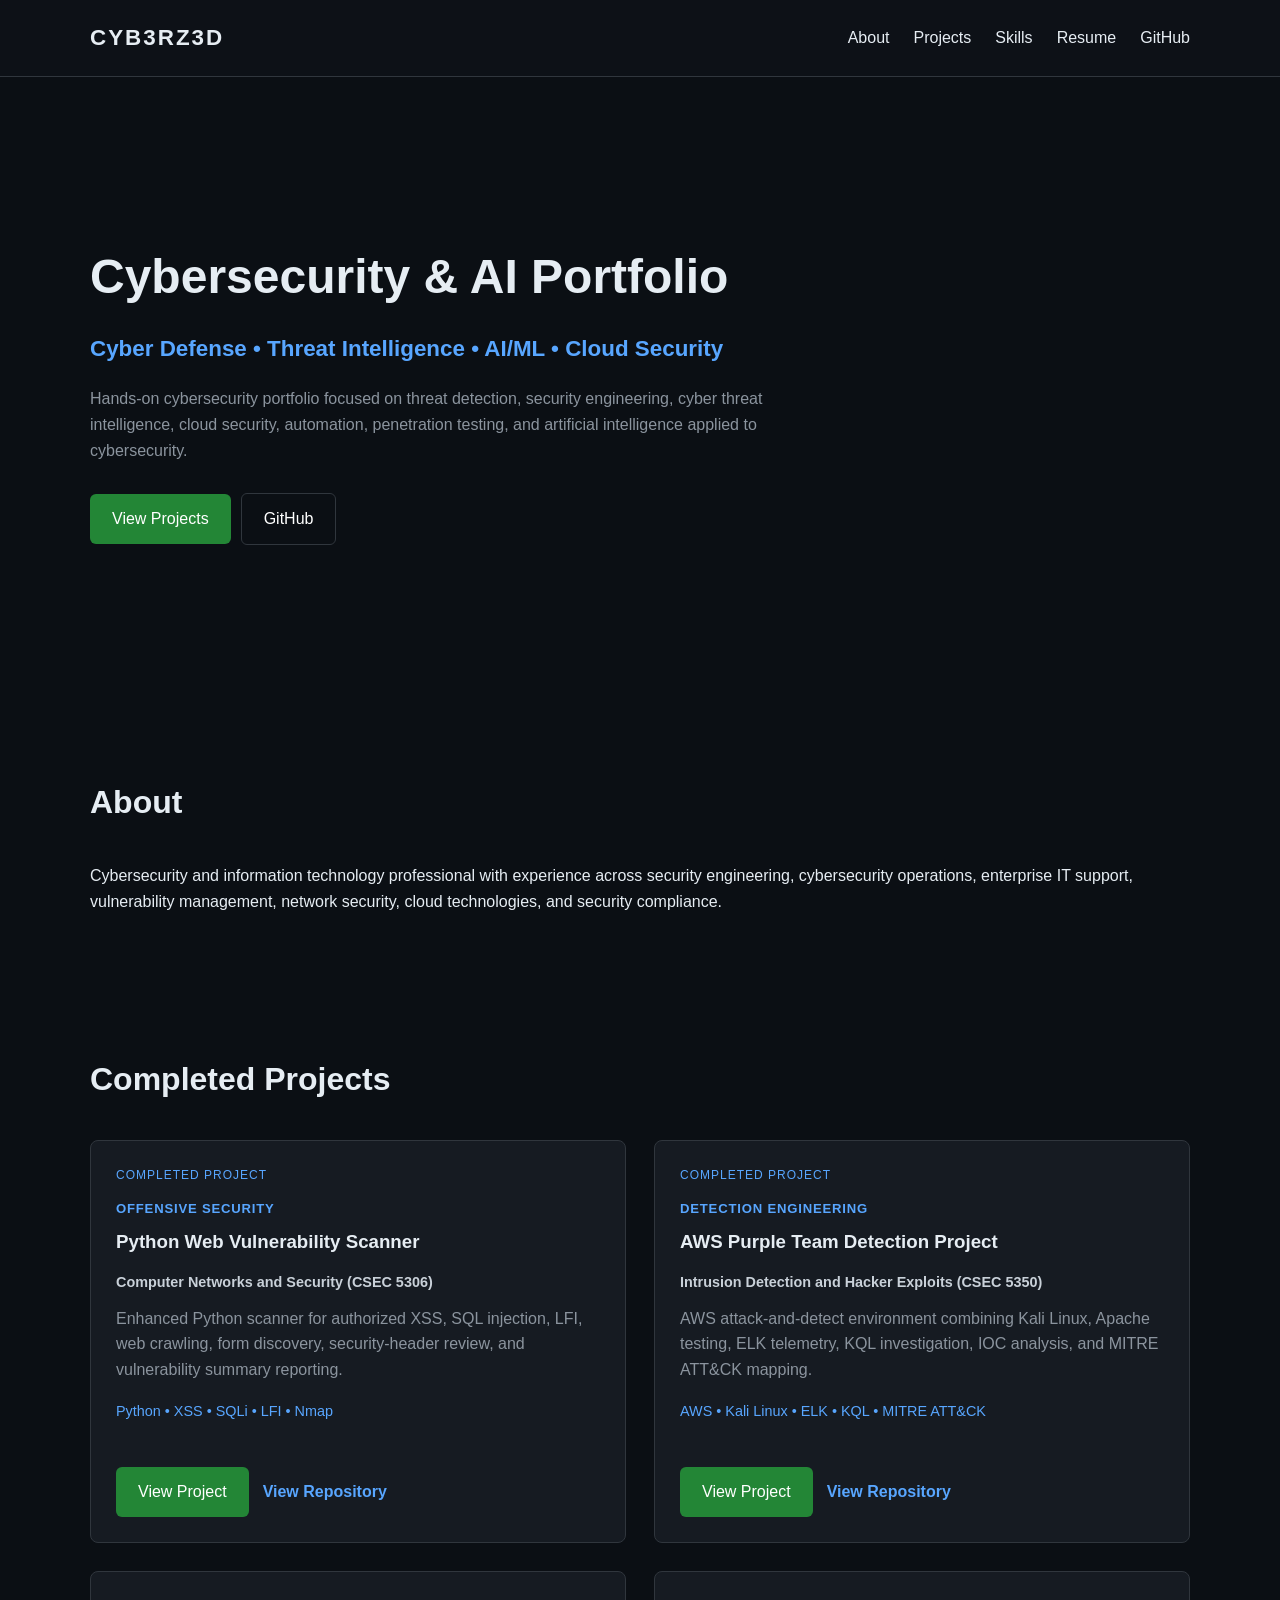
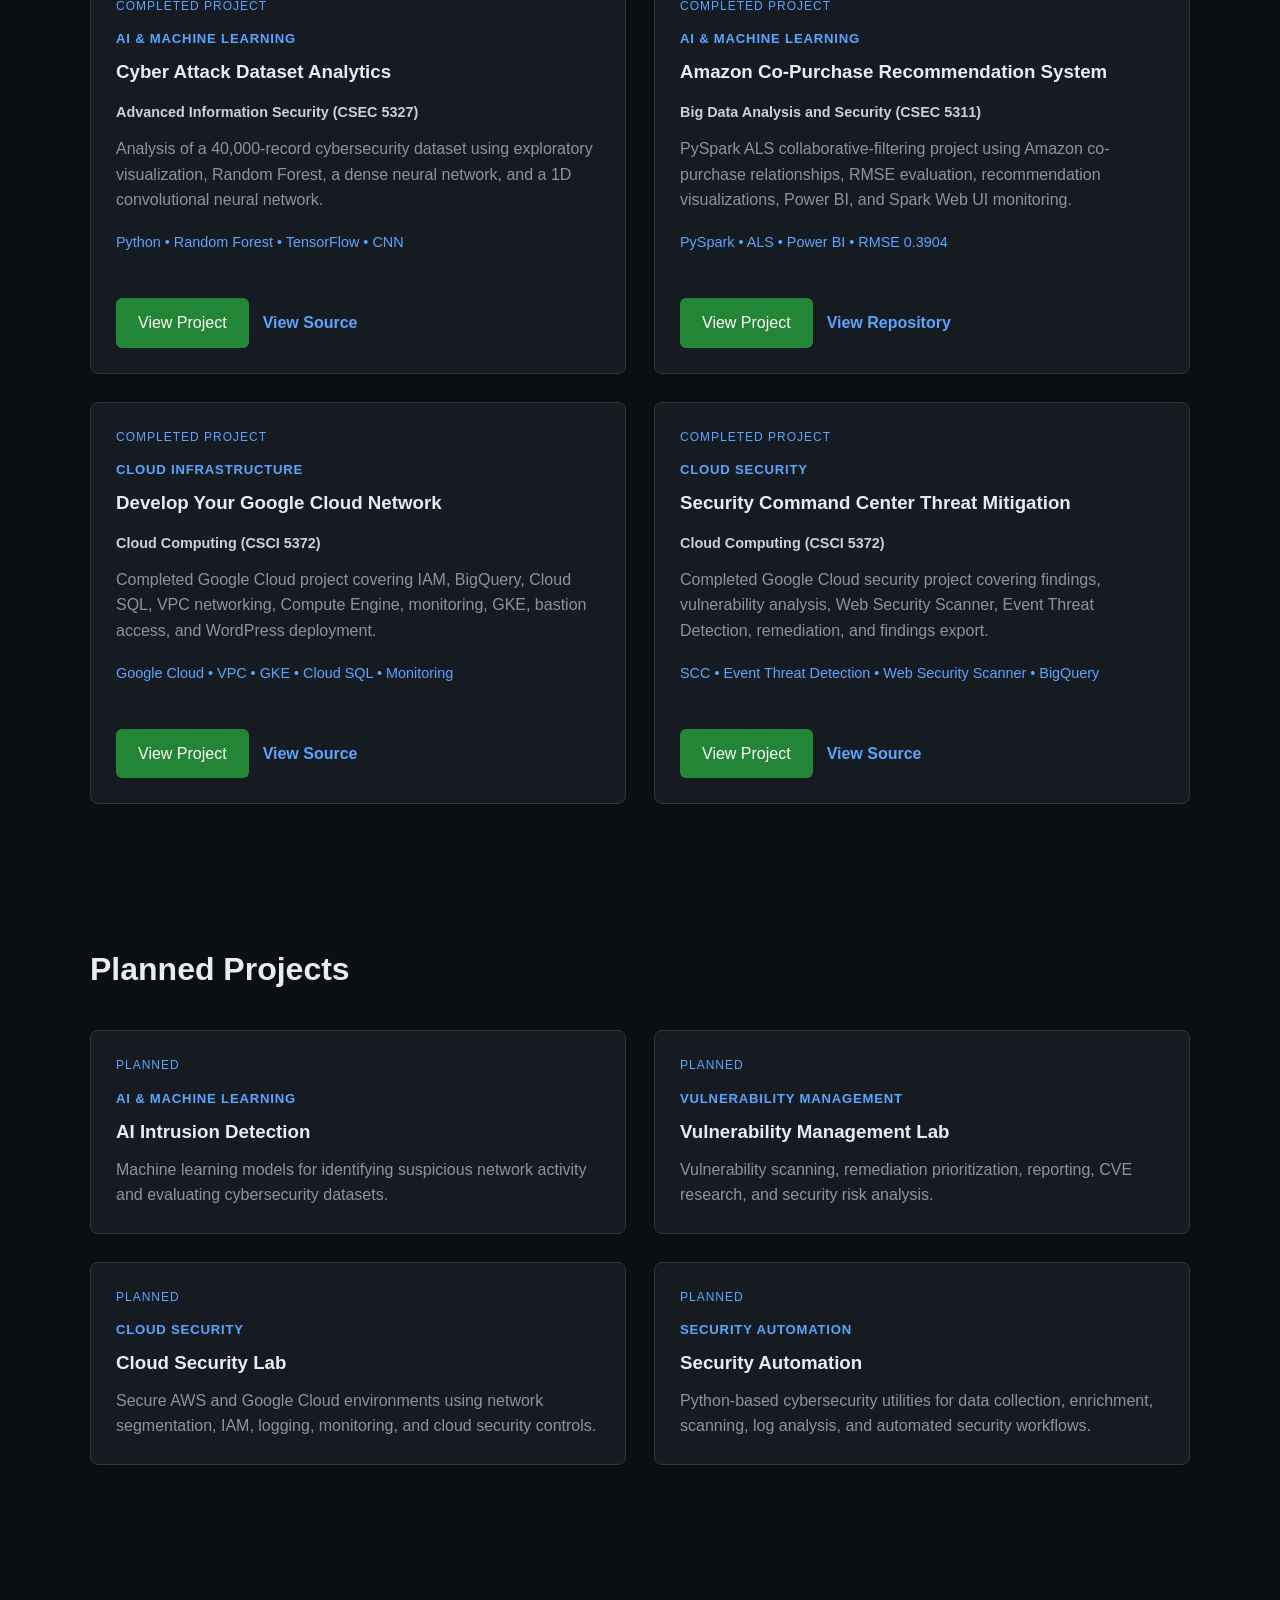
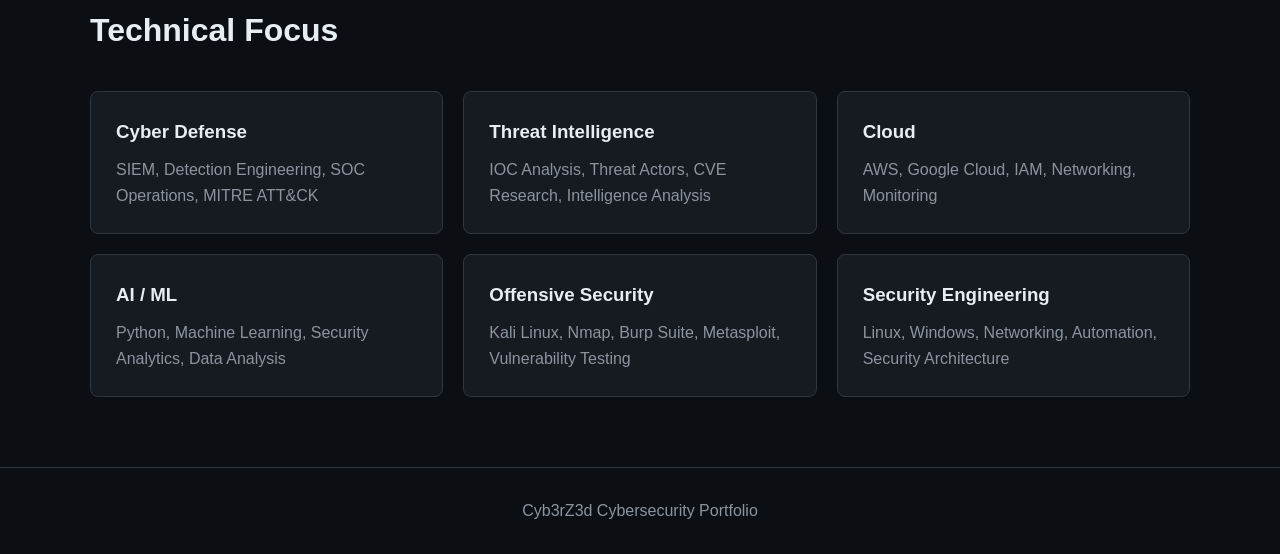
<file: index.html>
<!DOCTYPE html>
<html lang="en">
<head>
    <meta charset="UTF-8">
    <meta name="viewport" content="width=device-width, initial-scale=1.0">
    <title>Cyb3rZ3d | Cybersecurity & AI Portfolio</title>
    <link rel="stylesheet" href="css/style.css">
</head>
<body>
<header>
    <div class="container">
        <nav>
            <div class="logo"><a href="index.html">CYB3RZ3D</a></div>
            <ul>
                <li><a href="#about">About</a></li>
                <li><a href="projects.html">Projects</a></li>
                <li><a href="#skills">Skills</a></li>
                <li><a href="resume.html">Resume</a></li>
                <li><a href="https://github.com/Cyb3rZ3d">GitHub</a></li>
            </ul>
        </nav>
    </div>
</header>
<main>
<section class="hero"><div class="container"><h1>Cybersecurity & AI Portfolio</h1><h2>Cyber Defense • Threat Intelligence • AI/ML • Cloud Security</h2><p>Hands-on cybersecurity portfolio focused on threat detection, security engineering, cyber threat intelligence, cloud security, automation, penetration testing, and artificial intelligence applied to cybersecurity.</p><a class="button" href="projects.html">View Projects</a><a class="button secondary" href="https://github.com/Cyb3rZ3d">GitHub</a></div></section>
<section id="about"><div class="container"><h2 class="section-title">About</h2><p>Cybersecurity and information technology professional with experience across security engineering, cybersecurity operations, enterprise IT support, vulnerability management, network security, cloud technologies, and security compliance.</p></div></section>
<section id="projects"><div class="container"><h2 class="section-title">Completed Projects</h2><div class="project-grid home-project-grid" aria-label="Completed projects">
<article class="card"><span class="project-status">Completed Project</span><p class="project-topic">Offensive Security</p><h3>Python Web Vulnerability Scanner</h3><p class="project-course">Computer Networks and Security (CSEC 5306)</p><p>Enhanced Python scanner for authorized XSS, SQL injection, LFI, web crawling, form discovery, security-header review, and vulnerability summary reporting.</p><p class="project-tech">Python • XSS • SQLi • LFI • Nmap</p><div class="project-actions"><a class="button" href="python-web-vulnerability-scanner.html">View Project</a><a class="text-link" href="https://github.com/Cyb3rZ3d/web-vulnerability-scanner">View Repository</a></div></article>
<article class="card"><span class="project-status">Completed Project</span><p class="project-topic">Detection Engineering</p><h3>AWS Purple Team Detection Project</h3><p class="project-course">Intrusion Detection and Hacker Exploits (CSEC 5350)</p><p>AWS attack-and-detect environment combining Kali Linux, Apache testing, ELK telemetry, KQL investigation, IOC analysis, and MITRE ATT&amp;CK mapping.</p><p class="project-tech">AWS • Kali Linux • ELK • KQL • MITRE ATT&amp;CK</p><div class="project-actions"><a class="button" href="aws-purple-team-detection.html">View Project</a><a class="text-link" href="https://github.com/Cyb3rZ3d/aws-purple-team-detection-project">View Repository</a></div></article>
<article class="card"><span class="project-status">Completed Project</span><p class="project-topic">AI &amp; Machine Learning</p><h3>Cyber Attack Dataset Analytics</h3><p class="project-course">Advanced Information Security (CSEC 5327)</p><p>Analysis of a 40,000-record cybersecurity dataset using exploratory visualization, Random Forest, a dense neural network, and a 1D convolutional neural network.</p><p class="project-tech">Python • Random Forest • TensorFlow • CNN</p><div class="project-actions"><a class="button" href="cyber-attack-dataset-analytics.html">View Project</a><a class="text-link" href="https://github.com/Cyb3rZ3d/MS-CSEC/tree/main/4_Fall_2024_4th_Semester/Adv%20InfoSec/Class%20Project">View Source</a></div></article>
<article class="card"><span class="project-status">Completed Project</span><p class="project-topic">AI &amp; Machine Learning</p><h3>Amazon Co-Purchase Recommendation System</h3><p class="project-course">Big Data Analysis and Security (CSEC 5311)</p><p>PySpark ALS collaborative-filtering project using Amazon co-purchase relationships, RMSE evaluation, recommendation visualizations, Power BI, and Spark Web UI monitoring.</p><p class="project-tech">PySpark • ALS • Power BI • RMSE 0.3904</p><div class="project-actions"><a class="button" href="amazon-co-purchase-recommendation.html">View Project</a><a class="text-link" href="https://github.com/Cyb3rZ3d/WSL_Ubuntu_20.04">View Repository</a></div></article>
<article class="card"><span class="project-status">Completed Project</span><p class="project-topic">Cloud Infrastructure</p><h3>Develop Your Google Cloud Network</h3><p class="project-course">Cloud Computing (CSCI 5372)</p><p>Completed Google Cloud project covering IAM, BigQuery, Cloud SQL, VPC networking, Compute Engine, monitoring, GKE, bastion access, and WordPress deployment.</p><p class="project-tech">Google Cloud • VPC • GKE • Cloud SQL • Monitoring</p><div class="project-actions"><a class="button" href="google-cloud-network.html">View Project</a><a class="text-link" href="https://github.com/Cyb3rZ3d/MS-CSEC/tree/main/6%20_%20Fall%20_%202025%20_%206th%20_%20Semester/CSEC%205327%20_%20Cloud%20Computing/Project%20Assignment%201">View Source</a></div></article>
<article class="card"><span class="project-status">Completed Project</span><p class="project-topic">Cloud Security</p><h3>Security Command Center Threat Mitigation</h3><p class="project-course">Cloud Computing (CSCI 5372)</p><p>Completed Google Cloud security project covering findings, vulnerability analysis, Web Security Scanner, Event Threat Detection, remediation, and findings export.</p><p class="project-tech">SCC • Event Threat Detection • Web Security Scanner • BigQuery</p><div class="project-actions"><a class="button" href="google-cloud-security-command-center.html">View Project</a><a class="text-link" href="https://github.com/Cyb3rZ3d/MS-CSEC/tree/main/6%20_%20Fall%20_%202025%20_%206th%20_%20Semester/CSEC%205327%20_%20Cloud%20Computing/Project%20Assignment%202">View Source</a></div></article>
</div></div></section>
<section id="planned-projects"><div class="container"><h2 class="section-title">Planned Projects</h2><div class="project-grid home-project-grid" aria-label="Planned projects">
<article class="card"><span class="project-status">Planned</span><p class="project-topic">AI &amp; Machine Learning</p><h3>AI Intrusion Detection</h3><p>Machine learning models for identifying suspicious network activity and evaluating cybersecurity datasets.</p></article>
<article class="card"><span class="project-status">Planned</span><p class="project-topic">Vulnerability Management</p><h3>Vulnerability Management Lab</h3><p>Vulnerability scanning, remediation prioritization, reporting, CVE research, and security risk analysis.</p></article>
<article class="card"><span class="project-status">Planned</span><p class="project-topic">Cloud Security</p><h3>Cloud Security Lab</h3><p>Secure AWS and Google Cloud environments using network segmentation, IAM, logging, monitoring, and cloud security controls.</p></article>
<article class="card"><span class="project-status">Planned</span><p class="project-topic">Security Automation</p><h3>Security Automation</h3><p>Python-based cybersecurity utilities for data collection, enrichment, scanning, log analysis, and automated security workflows.</p></article>
</div></div></section>
<section id="skills"><div class="container"><h2 class="section-title">Technical Focus</h2><div class="grid">
<div class="card"><h3>Cyber Defense</h3><p>SIEM, Detection Engineering, SOC Operations, MITRE ATT&CK</p></div><div class="card"><h3>Threat Intelligence</h3><p>IOC Analysis, Threat Actors, CVE Research, Intelligence Analysis</p></div><div class="card"><h3>Cloud</h3><p>AWS, Google Cloud, IAM, Networking, Monitoring</p></div><div class="card"><h3>AI / ML</h3><p>Python, Machine Learning, Security Analytics, Data Analysis</p></div><div class="card"><h3>Offensive Security</h3><p>Kali Linux, Nmap, Burp Suite, Metasploit, Vulnerability Testing</p></div><div class="card"><h3>Security Engineering</h3><p>Linux, Windows, Networking, Automation, Security Architecture</p></div>
</div></div></section>
</main>
<footer><div class="container"><p>Cyb3rZ3d Cybersecurity Portfolio</p></div></footer>
</body>
</html>
</file>
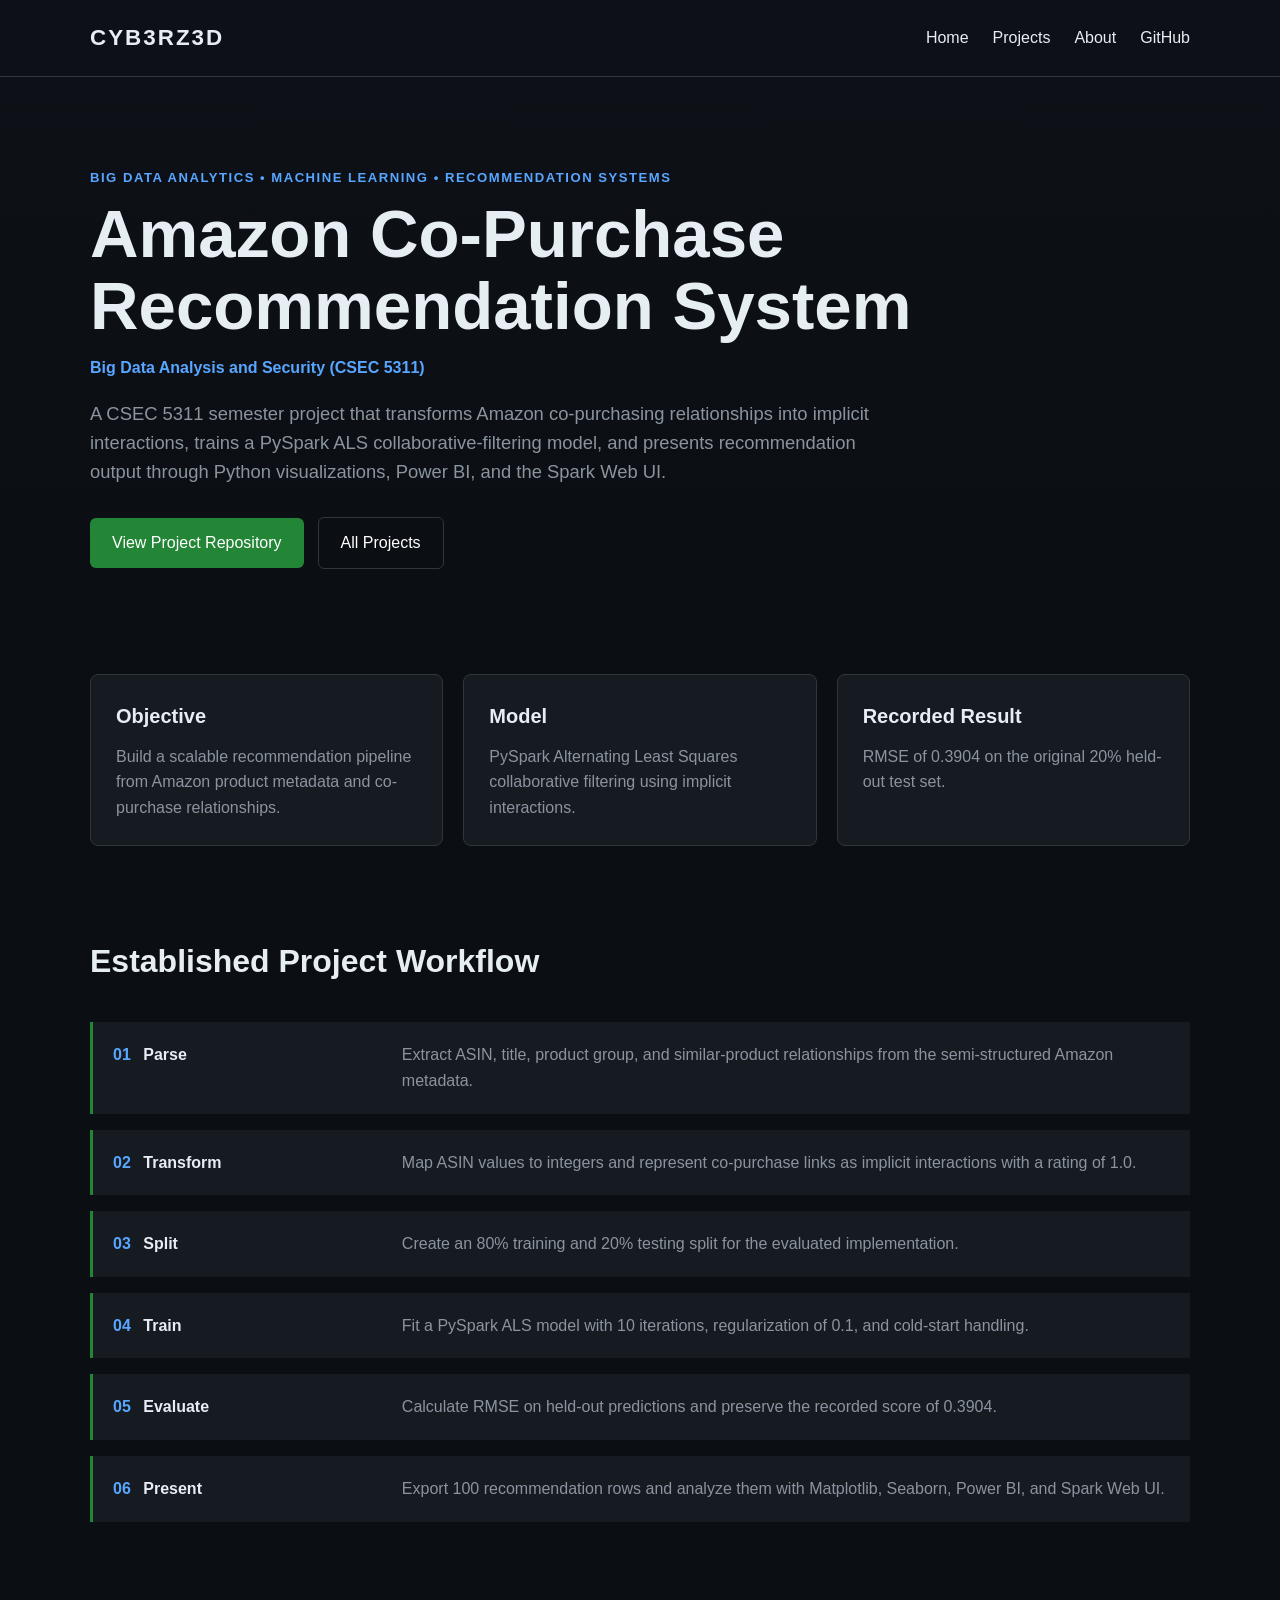
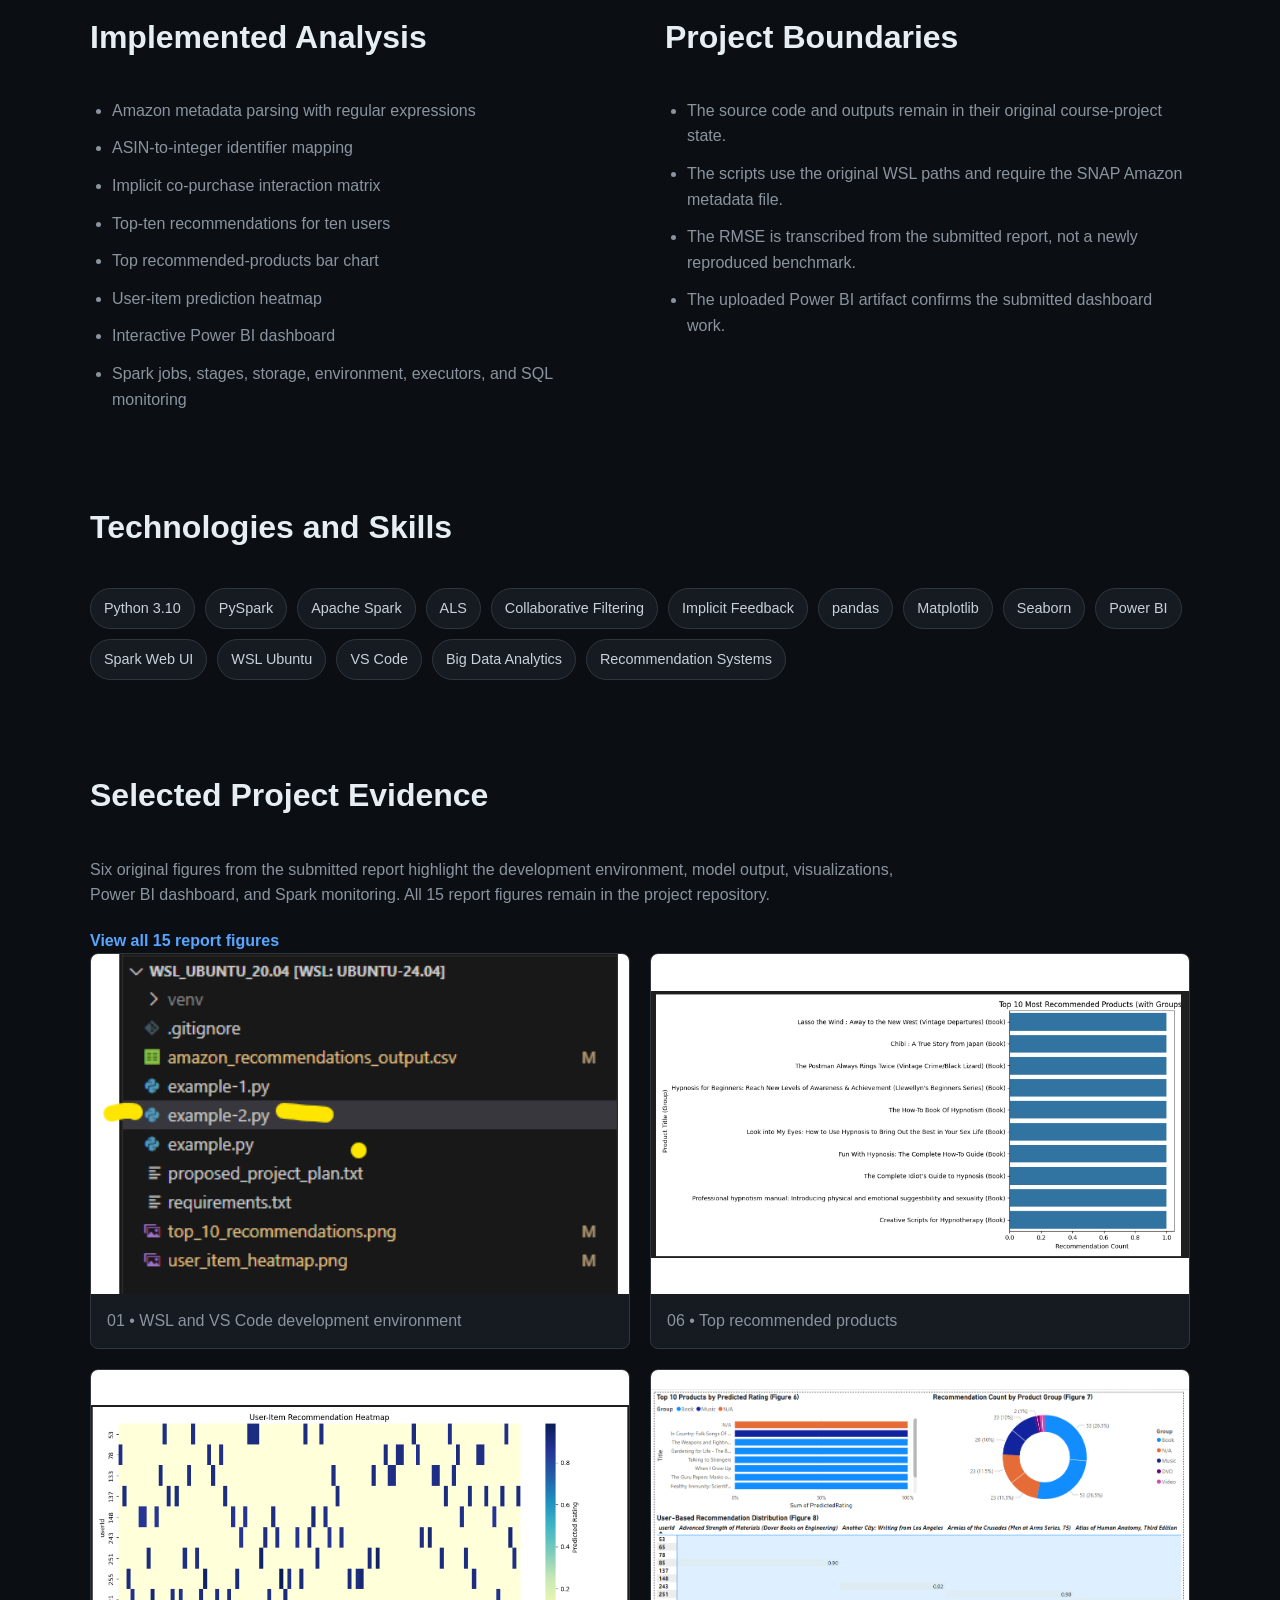
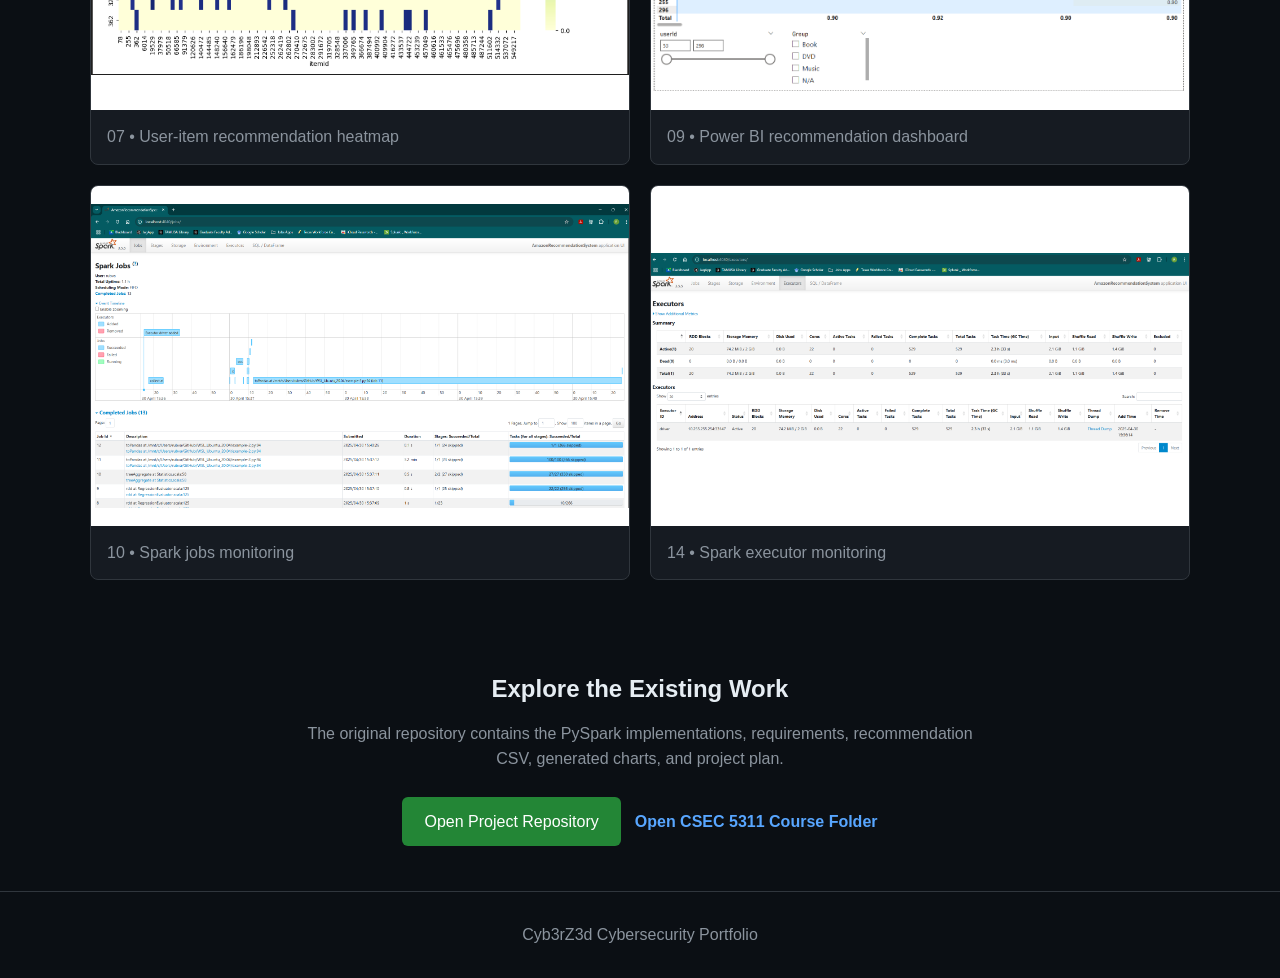
<file: amazon-co-purchase-recommendation.html>
<!DOCTYPE html>
<html lang="en">

<head>
    <meta charset="UTF-8">
    <meta name="viewport" content="width=device-width, initial-scale=1.0">
    <meta name="description" content="Amazon co-purchase recommendation system built with PySpark ALS, collaborative filtering, Power BI, and Spark Web UI analysis.">
    <title>Amazon Co-Purchase Recommendation System | Cyb3rZ3d</title>
    <link rel="stylesheet" href="css/style.css">
</head>

<body>
<header>
    <div class="container">
        <nav>
            <div class="logo"><a href="index.html">CYB3RZ3D</a></div>
            <ul>
                <li><a href="index.html">Home</a></li>
                <li><a href="projects.html">Projects</a></li>
                <li><a href="index.html#about">About</a></li>
                <li><a href="https://github.com/Cyb3rZ3d">GitHub</a></li>
            </ul>
        </nav>
    </div>
</header>

<main>
<section class="project-hero">
    <div class="container">
        <p class="eyebrow">Big Data Analytics • Machine Learning • Recommendation Systems</p>
        <h1>Amazon Co-Purchase Recommendation System</h1>
        <p class="project-course">Big Data Analysis and Security (CSEC 5311)</p>
        <p class="project-lead">
            A CSEC 5311 semester project that transforms Amazon co-purchasing
            relationships into implicit interactions, trains a PySpark ALS
            collaborative-filtering model, and presents recommendation output
            through Python visualizations, Power BI, and the Spark Web UI.
        </p>
        <div class="project-actions">
            <a class="button" href="https://github.com/Cyb3rZ3d/WSL_Ubuntu_20.04">View Project Repository</a>
            <a class="button secondary" href="projects.html">All Projects</a>
        </div>
    </div>
</section>

<section class="project-section">
    <div class="container">
        <div class="project-summary-grid">
            <article class="card">
                <h2>Objective</h2>
                <p>Build a scalable recommendation pipeline from Amazon product metadata and co-purchase relationships.</p>
            </article>
            <article class="card">
                <h2>Model</h2>
                <p>PySpark Alternating Least Squares collaborative filtering using implicit interactions.</p>
            </article>
            <article class="card">
                <h2>Recorded Result</h2>
                <p>RMSE of 0.3904 on the original 20% held-out test set.</p>
            </article>
        </div>
    </div>
</section>

<section class="project-section">
    <div class="container">
        <h2 class="section-title">Established Project Workflow</h2>
        <ol class="workflow-list">
            <li><strong>Parse</strong><span>Extract ASIN, title, product group, and similar-product relationships from the semi-structured Amazon metadata.</span></li>
            <li><strong>Transform</strong><span>Map ASIN values to integers and represent co-purchase links as implicit interactions with a rating of 1.0.</span></li>
            <li><strong>Split</strong><span>Create an 80% training and 20% testing split for the evaluated implementation.</span></li>
            <li><strong>Train</strong><span>Fit a PySpark ALS model with 10 iterations, regularization of 0.1, and cold-start handling.</span></li>
            <li><strong>Evaluate</strong><span>Calculate RMSE on held-out predictions and preserve the recorded score of 0.3904.</span></li>
            <li><strong>Present</strong><span>Export 100 recommendation rows and analyze them with Matplotlib, Seaborn, Power BI, and Spark Web UI.</span></li>
        </ol>
    </div>
</section>

<section class="project-section">
    <div class="container">
        <div class="two-column">
            <div>
                <h2 class="section-title">Implemented Analysis</h2>
                <ul class="detail-list">
                    <li>Amazon metadata parsing with regular expressions</li>
                    <li>ASIN-to-integer identifier mapping</li>
                    <li>Implicit co-purchase interaction matrix</li>
                    <li>Top-ten recommendations for ten users</li>
                    <li>Top recommended-products bar chart</li>
                    <li>User-item prediction heatmap</li>
                    <li>Interactive Power BI dashboard</li>
                    <li>Spark jobs, stages, storage, environment, executors, and SQL monitoring</li>
                </ul>
            </div>
            <div>
                <h2 class="section-title">Project Boundaries</h2>
                <ul class="detail-list">
                    <li>The source code and outputs remain in their original course-project state.</li>
                    <li>The scripts use the original WSL paths and require the SNAP Amazon metadata file.</li>
                    <li>The RMSE is transcribed from the submitted report, not a newly reproduced benchmark.</li>
                    <li>The uploaded Power BI artifact confirms the submitted dashboard work.</li>
                </ul>
            </div>
        </div>
    </div>
</section>

<section class="project-section">
    <div class="container">
        <h2 class="section-title">Technologies and Skills</h2>
        <div class="tag-list">
            <span>Python 3.10</span><span>PySpark</span><span>Apache Spark</span>
            <span>ALS</span><span>Collaborative Filtering</span><span>Implicit Feedback</span>
            <span>pandas</span><span>Matplotlib</span><span>Seaborn</span>
            <span>Power BI</span><span>Spark Web UI</span><span>WSL Ubuntu</span>
            <span>VS Code</span><span>Big Data Analytics</span><span>Recommendation Systems</span>
        </div>
    </div>
</section>

<section class="project-section">
    <div class="container">
        <h2 class="section-title">Selected Project Evidence</h2>
        <p class="section-intro">Six original figures from the submitted report highlight the development environment, model output, visualizations, Power BI dashboard, and Spark monitoring. All 15 report figures remain in the project repository.</p>
        <p><a class="text-link" href="https://github.com/Cyb3rZ3d/WSL_Ubuntu_20.04/tree/main/report-evidence">View all 15 report figures</a></p>
        <div class="evidence-grid">
            <figure><img loading="lazy" src="images/amazon-co-purchase/01-development-environment.png" alt="VS Code and WSL Ubuntu project environment"><figcaption>01 • WSL and VS Code development environment</figcaption></figure>
            <figure><img loading="lazy" src="images/amazon-co-purchase/06-top-recommendations.png" alt="Top ten recommended Amazon products bar chart"><figcaption>06 • Top recommended products</figcaption></figure>
            <figure><img loading="lazy" src="images/amazon-co-purchase/07-user-item-heatmap.png" alt="User-item recommendation heatmap"><figcaption>07 • User-item recommendation heatmap</figcaption></figure>
            <figure><img loading="lazy" src="images/amazon-co-purchase/09-power-bi-dashboard.png" alt="Power BI recommendation dashboard"><figcaption>09 • Power BI recommendation dashboard</figcaption></figure>
            <figure><img loading="lazy" src="images/amazon-co-purchase/10-spark-jobs.png" alt="Apache Spark Web UI jobs page"><figcaption>10 • Spark jobs monitoring</figcaption></figure>
            <figure><img loading="lazy" src="images/amazon-co-purchase/14-spark-executors.png" alt="Apache Spark Web UI executors page"><figcaption>14 • Spark executor monitoring</figcaption></figure>
        </div>
    </div>
</section>

<section class="project-section project-cta">
    <div class="container">
        <h2>Explore the Existing Work</h2>
        <p>The original repository contains the PySpark implementations, requirements, recommendation CSV, generated charts, and project plan.</p>
        <div class="project-actions project-actions-center">
            <a class="button" href="https://github.com/Cyb3rZ3d/WSL_Ubuntu_20.04">Open Project Repository</a>
            <a class="text-link" href="https://github.com/Cyb3rZ3d/MS-CSEC/tree/main/5_Spring_2025_5th_Semester/CSEC%205311%20_%20Big%20Data%20Analysis%20and%20Security">Open CSEC 5311 Course Folder</a>
        </div>
    </div>
</section>
</main>

<footer><div class="container"><p>Cyb3rZ3d Cybersecurity Portfolio</p></div></footer>
</body>
</html>
</file>
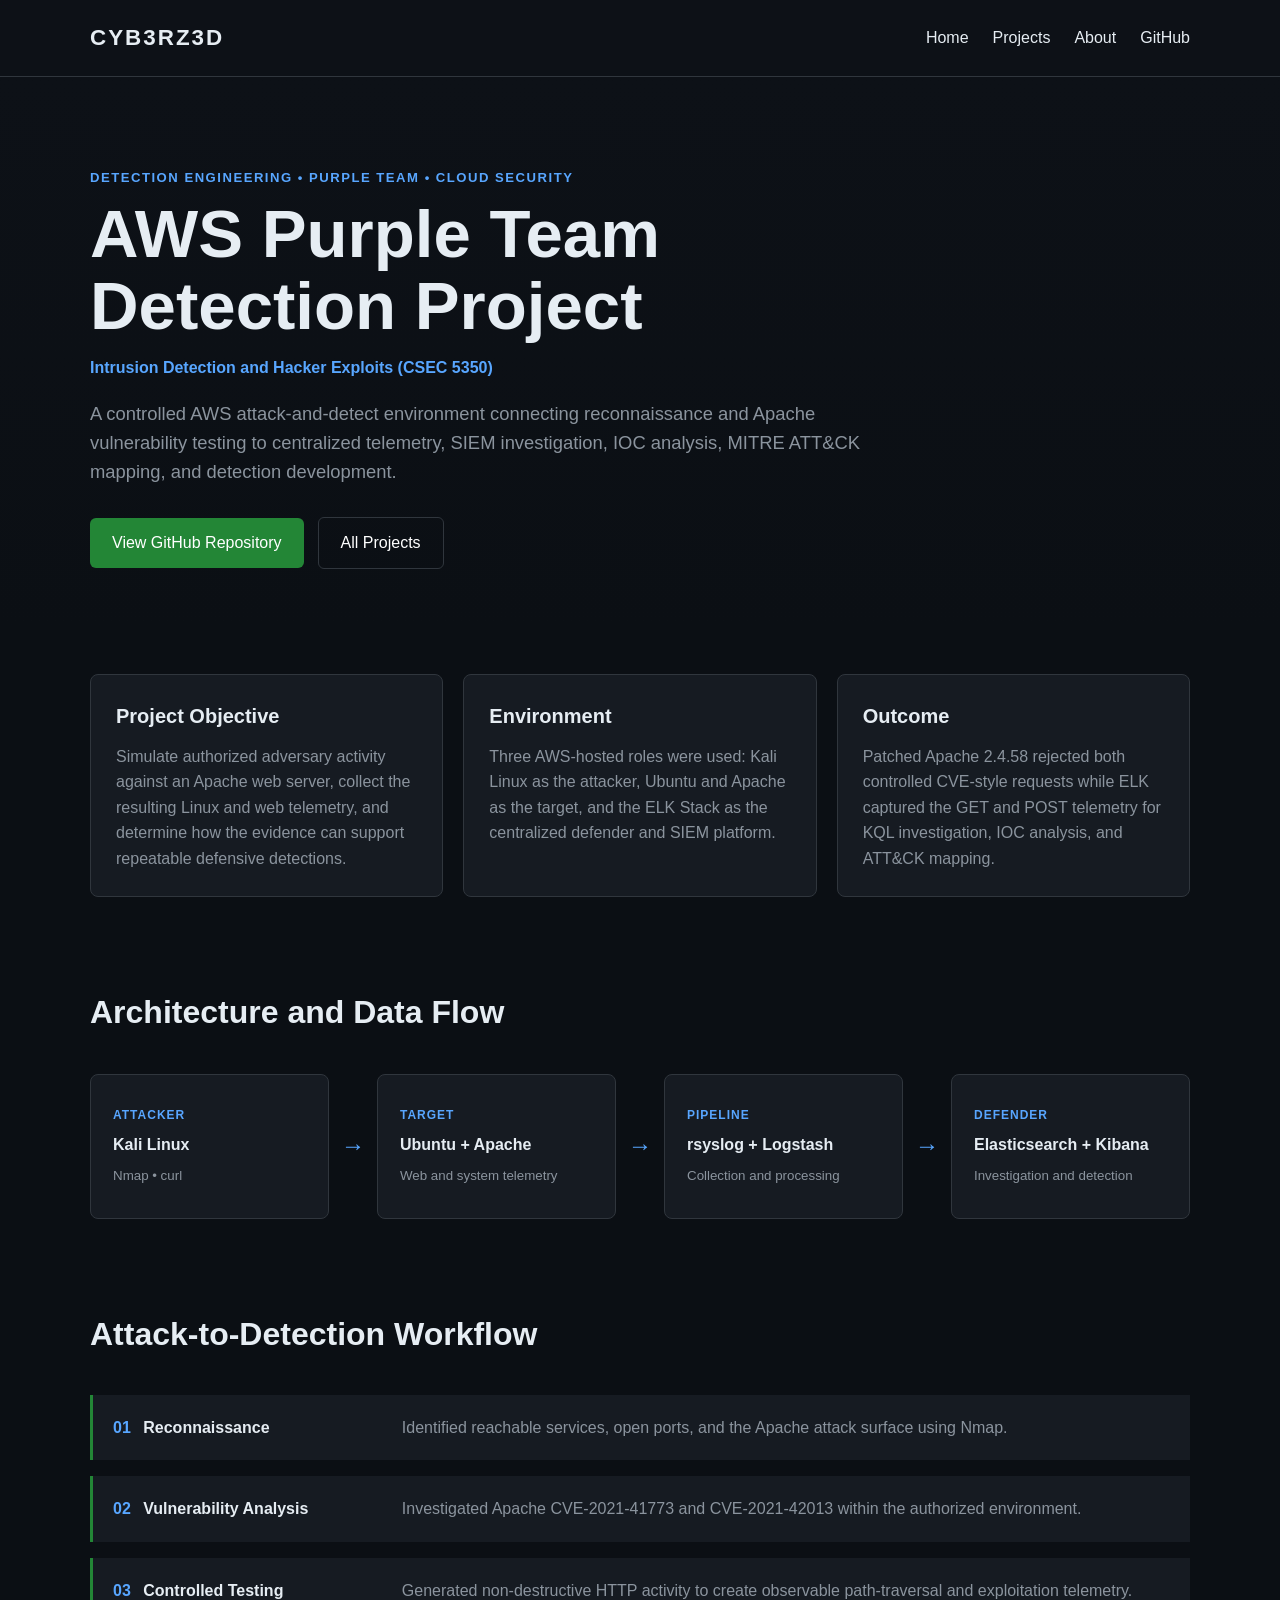
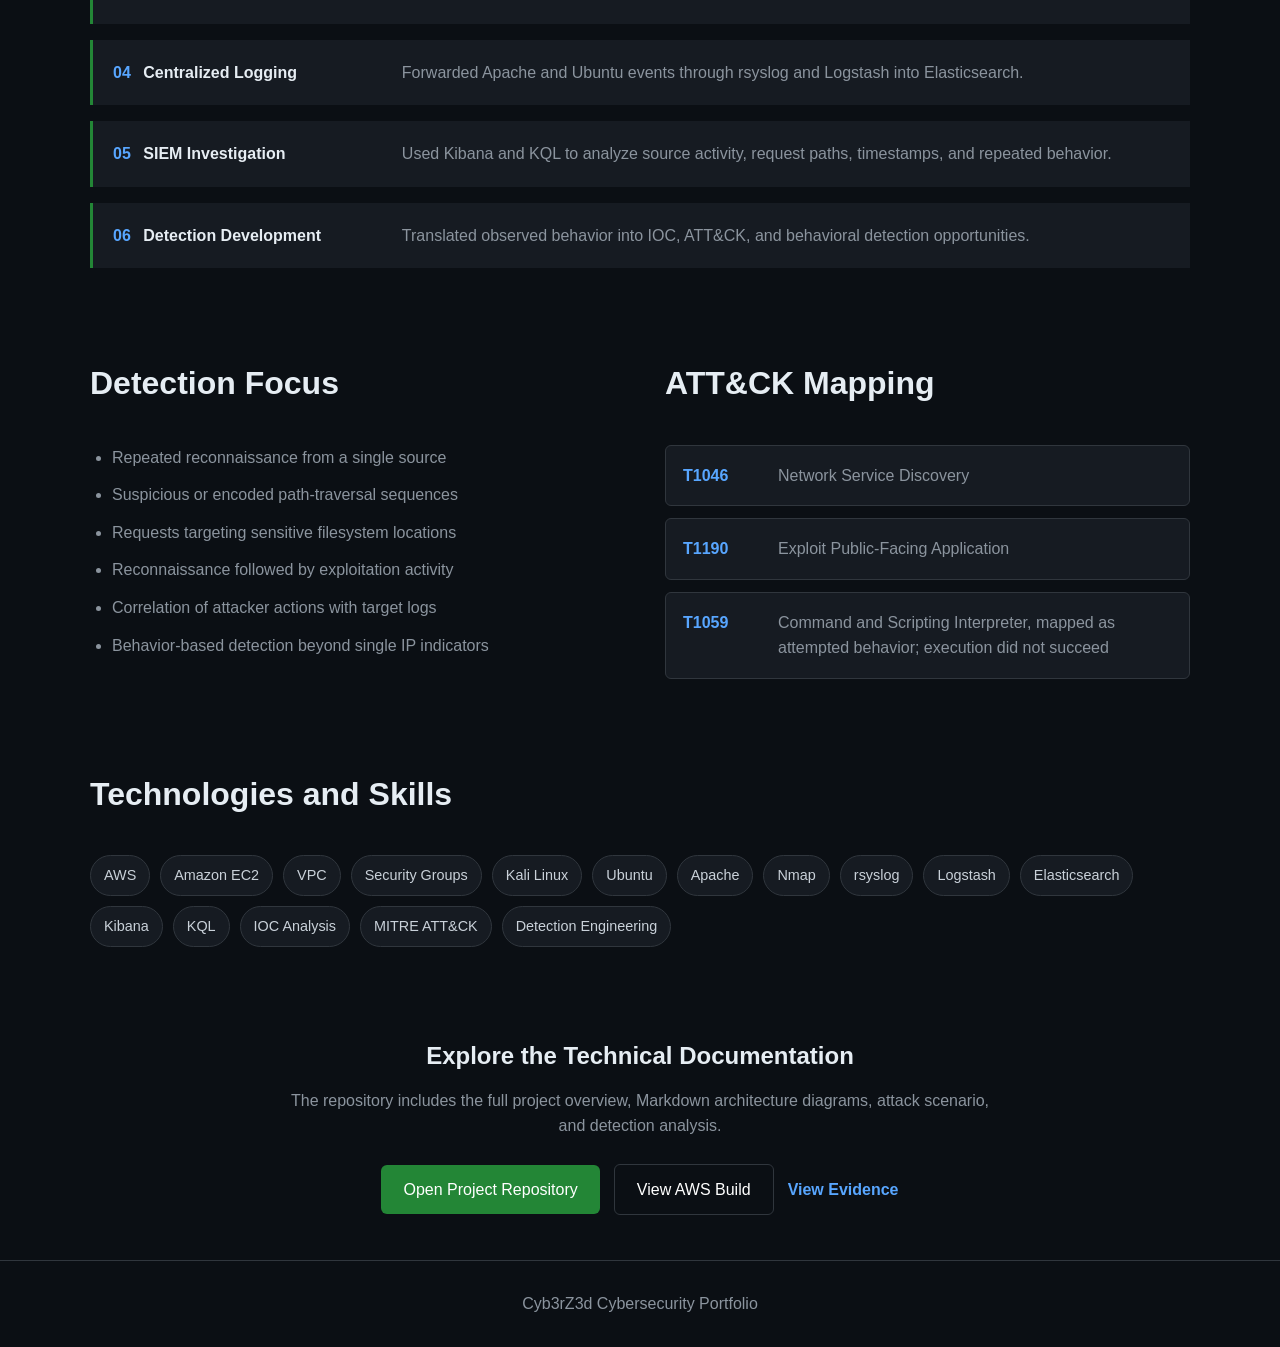
<file: aws-purple-team-detection.html>
<!DOCTYPE html>
<html lang="en">

<head>
    <meta charset="UTF-8">
    <meta name="viewport" content="width=device-width, initial-scale=1.0">

    <meta name="description"
          content="AWS Purple Team detection project featuring controlled Apache exploitation, ELK Stack telemetry, Kibana investigation, IOC analysis, and MITRE ATT&CK mapping.">

    <title>AWS Purple Team Detection Project | Cyb3rZ3d</title>

    <link rel="stylesheet" href="css/style.css">
</head>

<body>

<header>
    <div class="container">
        <nav>
            <div class="logo">
                <a href="index.html">CYB3RZ3D</a>
            </div>

            <ul>
                <li><a href="index.html">Home</a></li>
                <li><a href="projects.html">Projects</a></li>
                <li><a href="index.html#about">About</a></li>
                <li><a href="https://github.com/Cyb3rZ3d">GitHub</a></li>
            </ul>
        </nav>
    </div>
</header>

<main>

<section class="project-hero">
    <div class="container">
        <p class="eyebrow">Detection Engineering • Purple Team • Cloud Security</p>

        <h1>AWS Purple Team Detection Project</h1>
        <p class="project-course">Intrusion Detection and Hacker Exploits (CSEC 5350)</p>

        <p class="project-lead">
            A controlled AWS attack-and-detect environment connecting
            reconnaissance and Apache vulnerability testing to centralized
            telemetry, SIEM investigation, IOC analysis, MITRE ATT&amp;CK
            mapping, and detection development.
        </p>

        <div class="project-actions">
            <a class="button"
               href="https://github.com/Cyb3rZ3d/aws-purple-team-detection-project">
                View GitHub Repository
            </a>

            <a class="button secondary" href="projects.html">
                All Projects
            </a>
        </div>
    </div>
</section>

<section class="project-section">
    <div class="container">
        <div class="project-summary-grid">
            <article class="card">
                <h2>Project Objective</h2>
                <p>
                    Simulate authorized adversary activity against an Apache
                    web server, collect the resulting Linux and web telemetry,
                    and determine how the evidence can support repeatable
                    defensive detections.
                </p>
            </article>

            <article class="card">
                <h2>Environment</h2>
                <p>
                    Three AWS-hosted roles were used: Kali Linux as the
                    attacker, Ubuntu and Apache as the target, and the ELK
                    Stack as the centralized defender and SIEM platform.
                </p>
            </article>

            <article class="card">
                <h2>Outcome</h2>
                <p>
                    Patched Apache 2.4.58 rejected both controlled CVE-style
                    requests while ELK captured the GET and POST telemetry for
                    KQL investigation, IOC analysis, and ATT&amp;CK mapping.
                </p>
            </article>
        </div>
    </div>
</section>

<section class="project-section">
    <div class="container">
        <h2 class="section-title">Architecture and Data Flow</h2>

        <div class="architecture-flow" aria-label="Project architecture">
            <div class="flow-node">
                <span>Attacker</span>
                <strong>Kali Linux</strong>
                <small>Nmap • curl</small>
            </div>

            <div class="flow-arrow" aria-hidden="true">→</div>

            <div class="flow-node">
                <span>Target</span>
                <strong>Ubuntu + Apache</strong>
                <small>Web and system telemetry</small>
            </div>

            <div class="flow-arrow" aria-hidden="true">→</div>

            <div class="flow-node">
                <span>Pipeline</span>
                <strong>rsyslog + Logstash</strong>
                <small>Collection and processing</small>
            </div>

            <div class="flow-arrow" aria-hidden="true">→</div>

            <div class="flow-node">
                <span>Defender</span>
                <strong>Elasticsearch + Kibana</strong>
                <small>Investigation and detection</small>
            </div>
        </div>
    </div>
</section>

<section class="project-section">
    <div class="container">
        <h2 class="section-title">Attack-to-Detection Workflow</h2>

        <ol class="workflow-list">
            <li>
                <strong>Reconnaissance</strong>
                <span>Identified reachable services, open ports, and the Apache attack surface using Nmap.</span>
            </li>
            <li>
                <strong>Vulnerability Analysis</strong>
                <span>Investigated Apache CVE-2021-41773 and CVE-2021-42013 within the authorized environment.</span>
            </li>
            <li>
                <strong>Controlled Testing</strong>
                <span>Generated non-destructive HTTP activity to create observable path-traversal and exploitation telemetry.</span>
            </li>
            <li>
                <strong>Centralized Logging</strong>
                <span>Forwarded Apache and Ubuntu events through rsyslog and Logstash into Elasticsearch.</span>
            </li>
            <li>
                <strong>SIEM Investigation</strong>
                <span>Used Kibana and KQL to analyze source activity, request paths, timestamps, and repeated behavior.</span>
            </li>
            <li>
                <strong>Detection Development</strong>
                <span>Translated observed behavior into IOC, ATT&amp;CK, and behavioral detection opportunities.</span>
            </li>
        </ol>
    </div>
</section>

<section class="project-section">
    <div class="container">
        <div class="two-column">
            <div>
                <h2 class="section-title">Detection Focus</h2>

                <ul class="detail-list">
                    <li>Repeated reconnaissance from a single source</li>
                    <li>Suspicious or encoded path-traversal sequences</li>
                    <li>Requests targeting sensitive filesystem locations</li>
                    <li>Reconnaissance followed by exploitation activity</li>
                    <li>Correlation of attacker actions with target logs</li>
                    <li>Behavior-based detection beyond single IP indicators</li>
                </ul>
            </div>

            <div>
                <h2 class="section-title">ATT&amp;CK Mapping</h2>

                <div class="technique-list">
                    <div>
                        <strong>T1046</strong>
                        <span>Network Service Discovery</span>
                    </div>

                    <div>
                        <strong>T1190</strong>
                        <span>Exploit Public-Facing Application</span>
                    </div>

                    <div>
                        <strong>T1059</strong>
                        <span>Command and Scripting Interpreter, mapped as attempted behavior; execution did not succeed</span>
                    </div>
                </div>
            </div>
        </div>
    </div>
</section>

<section class="project-section">
    <div class="container">
        <h2 class="section-title">Technologies and Skills</h2>

        <div class="tag-list">
            <span>AWS</span>
            <span>Amazon EC2</span>
            <span>VPC</span>
            <span>Security Groups</span>
            <span>Kali Linux</span>
            <span>Ubuntu</span>
            <span>Apache</span>
            <span>Nmap</span>
            <span>rsyslog</span>
            <span>Logstash</span>
            <span>Elasticsearch</span>
            <span>Kibana</span>
            <span>KQL</span>
            <span>IOC Analysis</span>
            <span>MITRE ATT&amp;CK</span>
            <span>Detection Engineering</span>
        </div>
    </div>
</section>

<section class="project-section project-cta">
    <div class="container">
        <h2>Explore the Technical Documentation</h2>

        <p>
            The repository includes the full project overview, Markdown
            architecture diagrams, attack scenario, and detection analysis.
        </p>

        <div class="project-actions project-actions-center">
            <a class="button"
               href="https://github.com/Cyb3rZ3d/aws-purple-team-detection-project">
                Open Project Repository
            </a>

            <a class="button secondary"
               href="https://github.com/Cyb3rZ3d/aws-purple-team-detection-project/blob/main/01-docs/02-environment-build.md">
                View AWS Build
            </a>

            <a class="text-link"
               href="https://github.com/Cyb3rZ3d/aws-purple-team-detection-project/blob/main/01-docs/05-completed-engagement.md">
                View Evidence
            </a>
        </div>
    </div>
</section>

</main>

<footer>
    <div class="container">
        <p>Cyb3rZ3d Cybersecurity Portfolio</p>
    </div>
</footer>

</body>

</html>
</file>
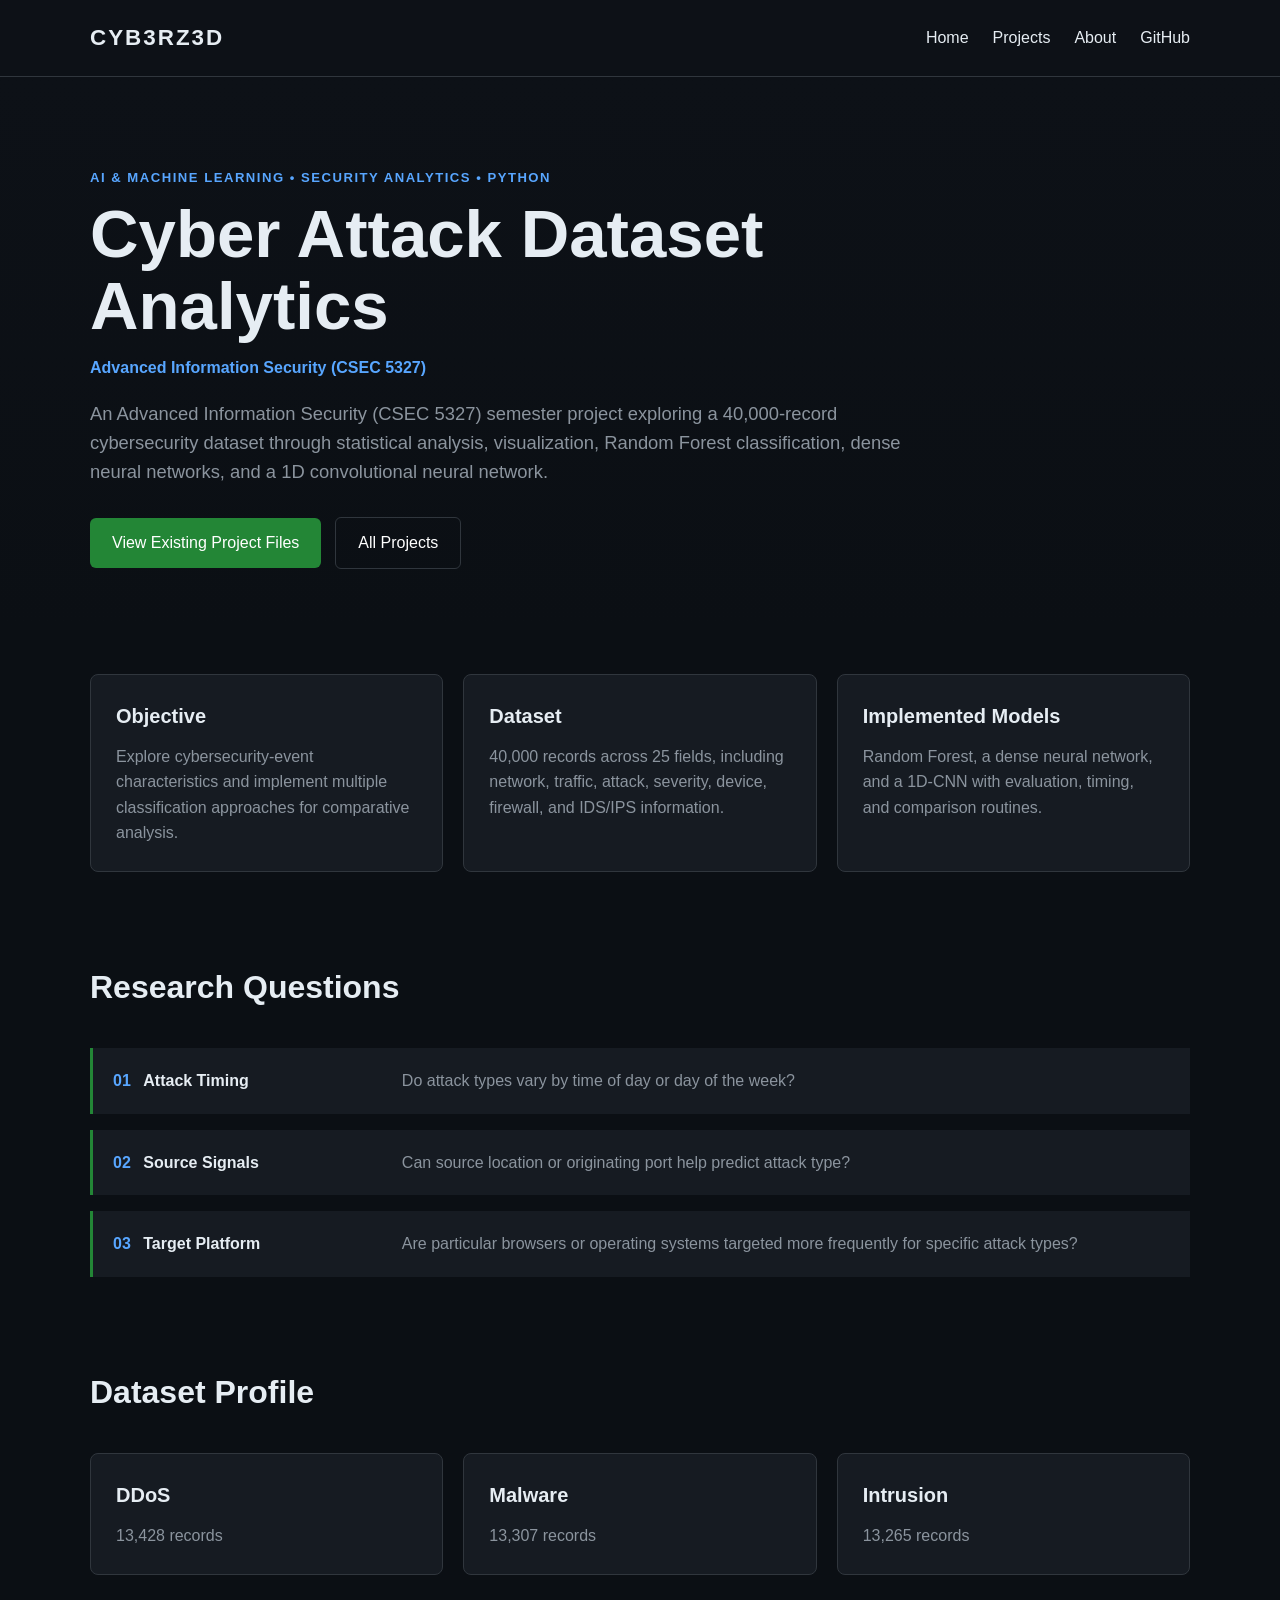
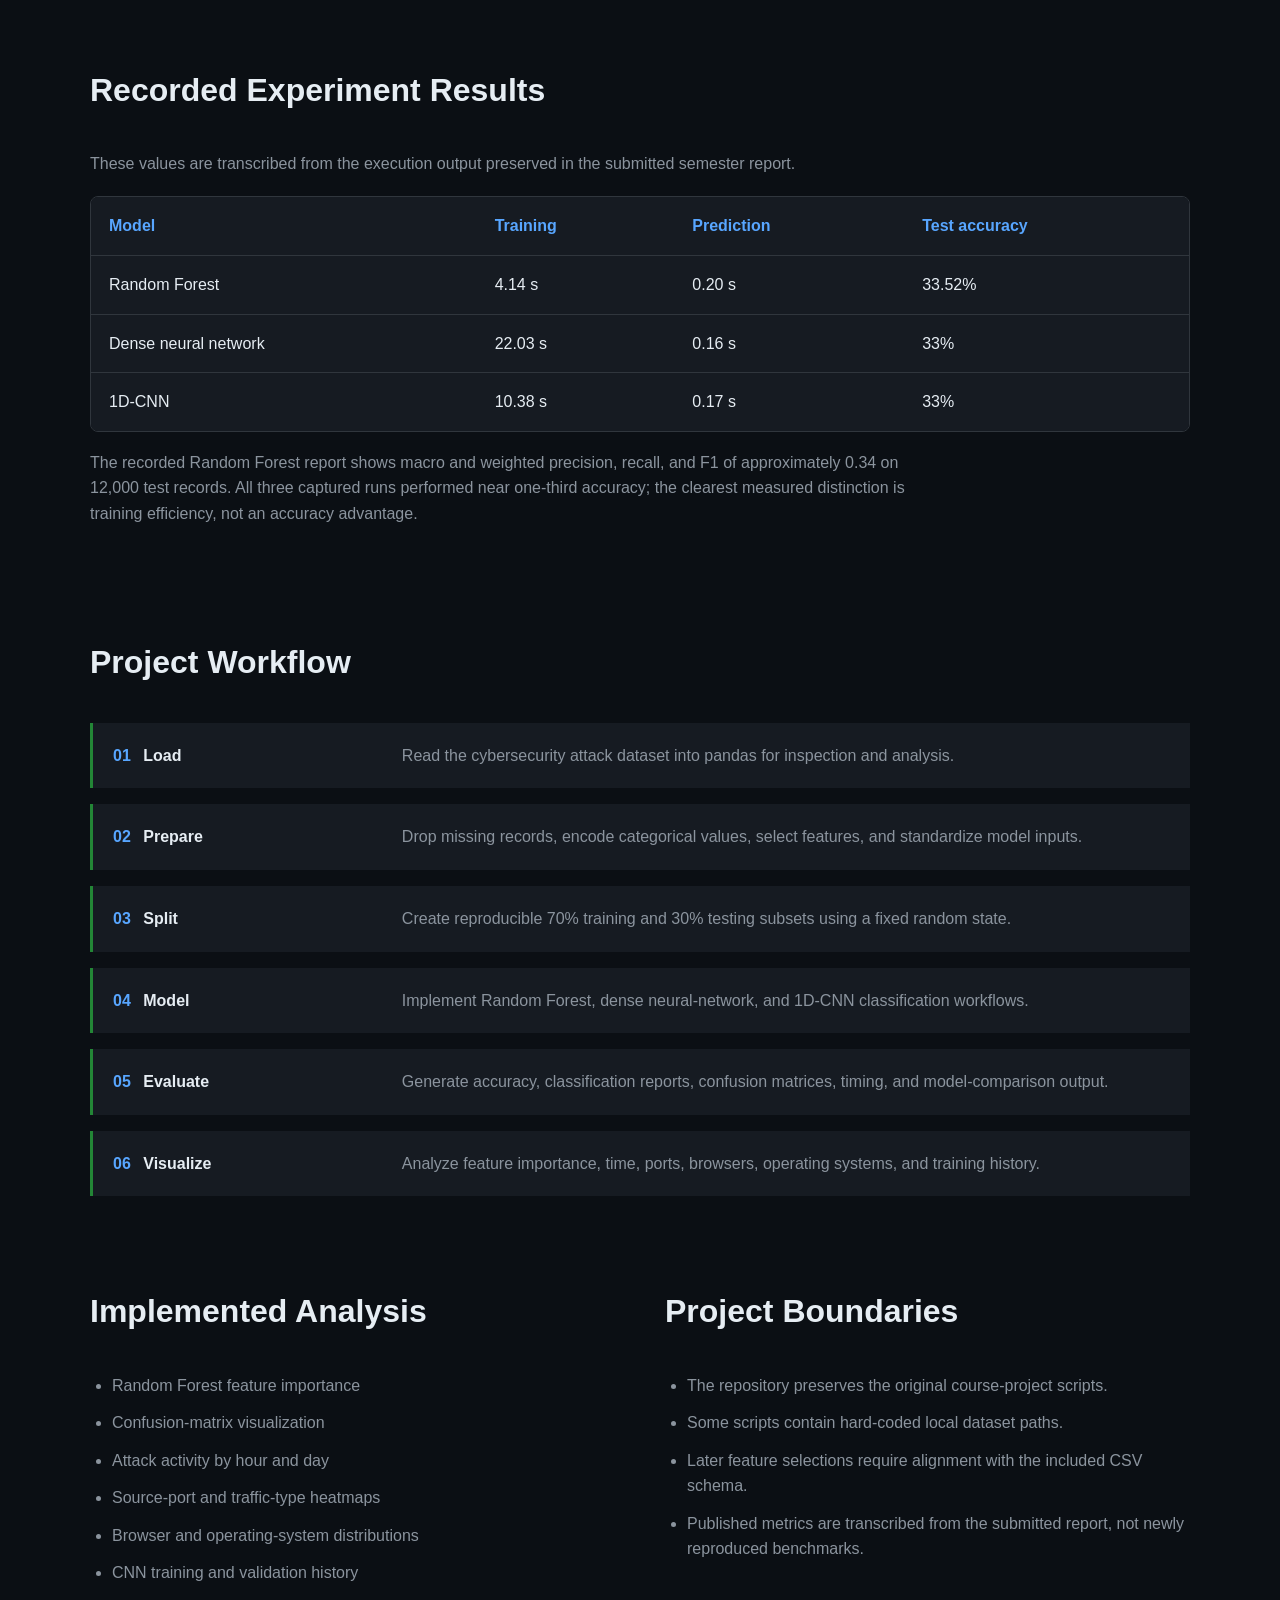
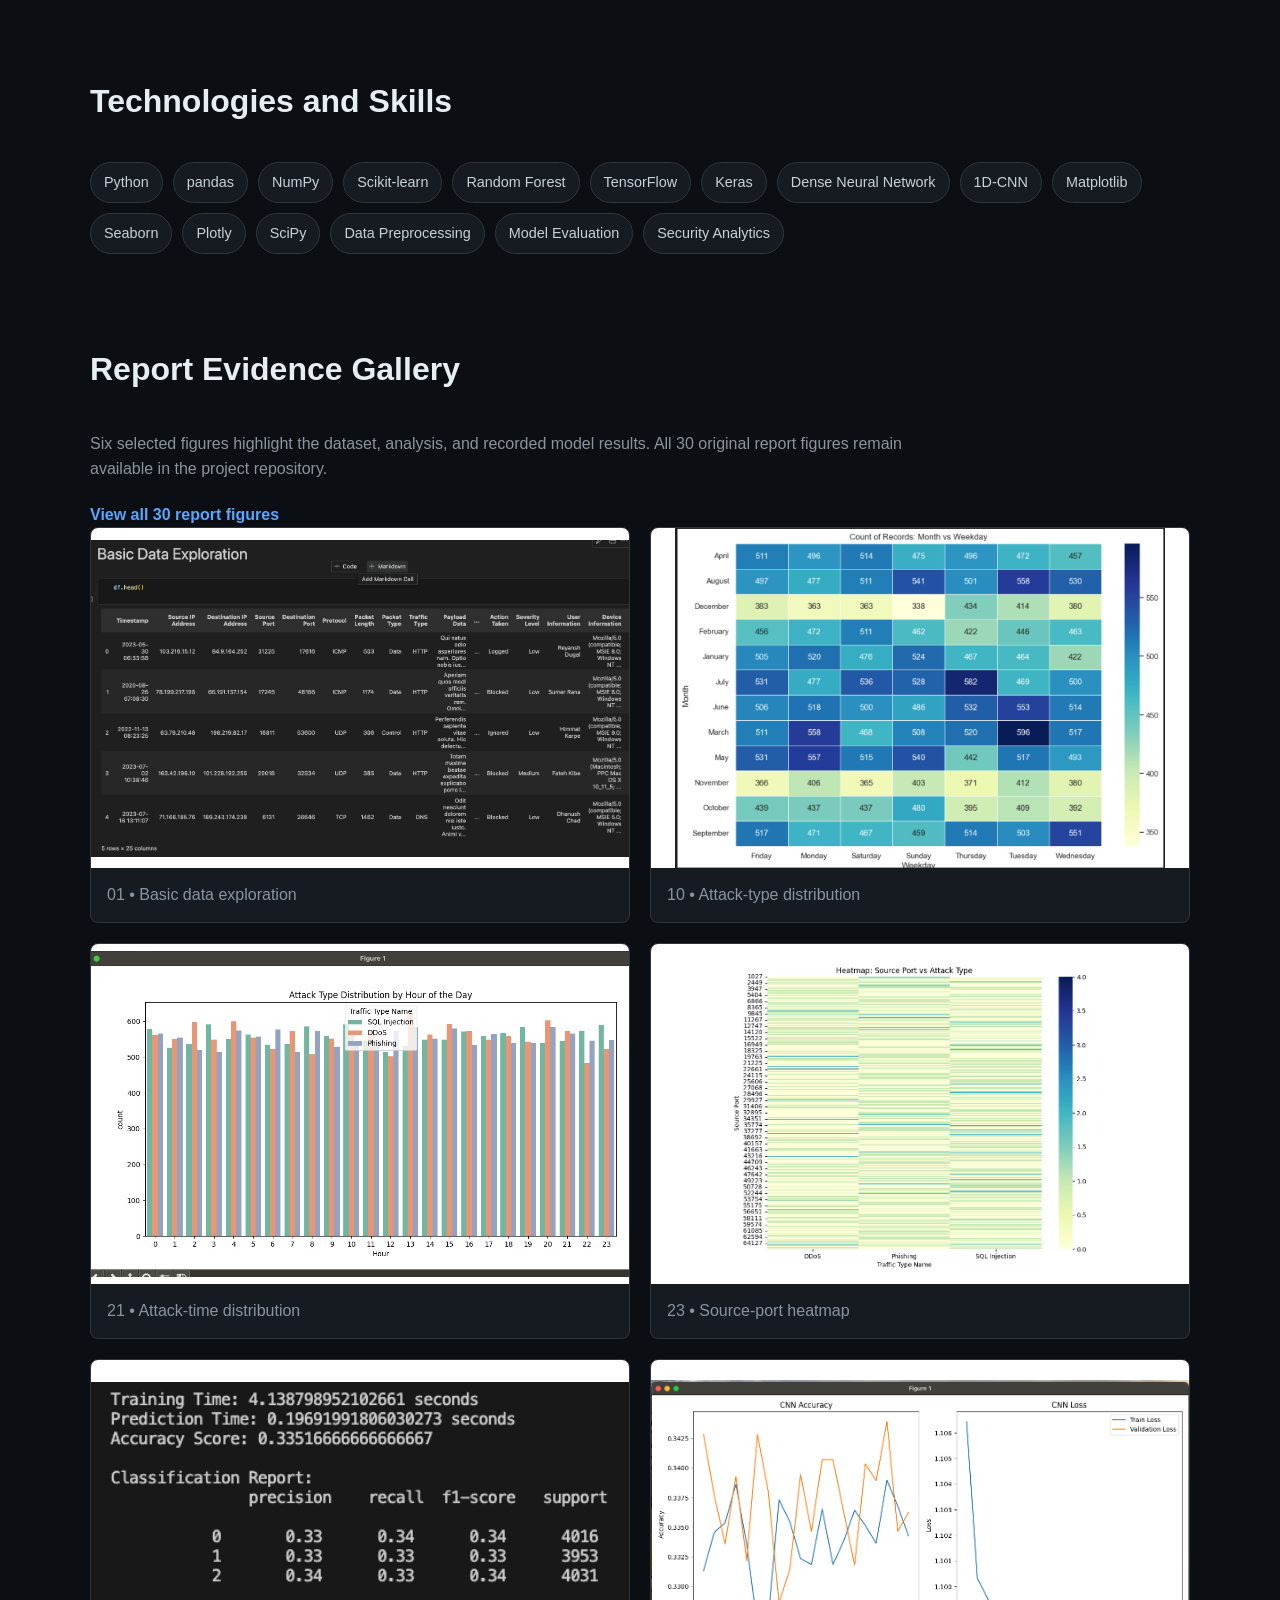
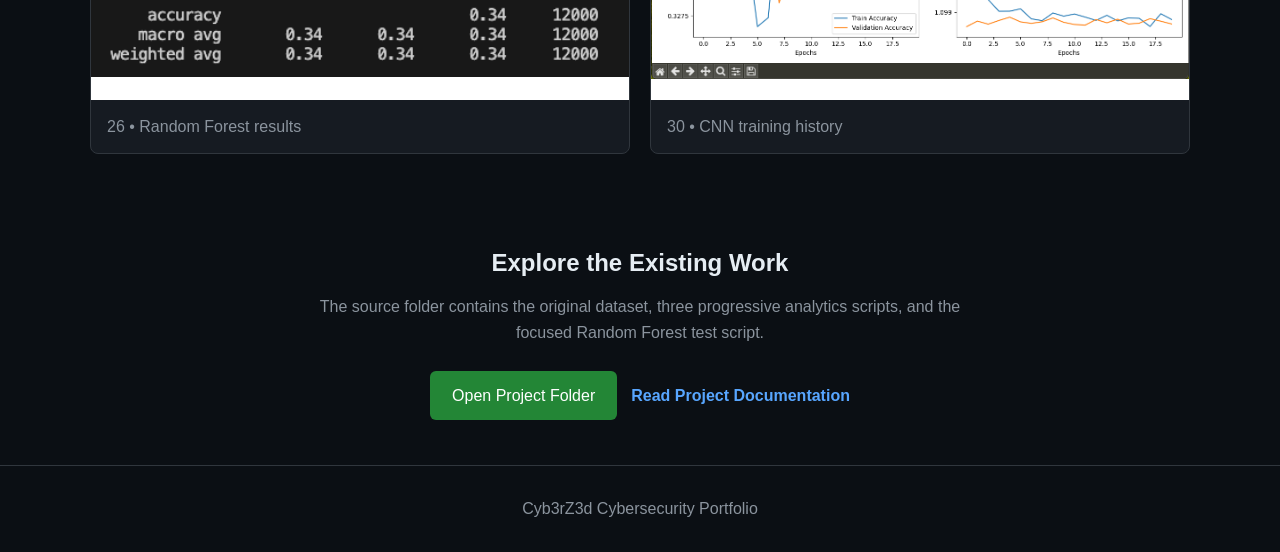
<file: cyber-attack-dataset-analytics.html>
<!DOCTYPE html>
<html lang="en">

<head>
    <meta charset="UTF-8">
    <meta name="viewport" content="width=device-width, initial-scale=1.0">
    <meta name="description" content="Cyber Attack Dataset Analytics project using Python, Random Forest, dense neural networks, 1D-CNN, statistical analysis, and security-data visualization.">
    <title>Cyber Attack Dataset Analytics | Cyb3rZ3d</title>
    <link rel="stylesheet" href="css/style.css">
</head>

<body>
<header>
    <div class="container">
        <nav>
            <div class="logo"><a href="index.html">CYB3RZ3D</a></div>
            <ul>
                <li><a href="index.html">Home</a></li>
                <li><a href="projects.html">Projects</a></li>
                <li><a href="index.html#about">About</a></li>
                <li><a href="https://github.com/Cyb3rZ3d">GitHub</a></li>
            </ul>
        </nav>
    </div>
</header>

<main>
<section class="project-hero">
    <div class="container">
        <p class="eyebrow">AI &amp; Machine Learning • Security Analytics • Python</p>
        <h1>Cyber Attack Dataset Analytics</h1>
        <p class="project-course">Advanced Information Security (CSEC 5327)</p>
        <p class="project-lead">
            An Advanced Information Security (CSEC 5327) semester project exploring a
            40,000-record cybersecurity dataset through statistical analysis,
            visualization, Random Forest classification, dense neural networks,
            and a 1D convolutional neural network.
        </p>
        <div class="project-actions">
            <a class="button" href="https://github.com/Cyb3rZ3d/MS-CSEC/tree/main/4_Fall_2024_4th_Semester/Adv%20InfoSec/Class%20Project">View Existing Project Files</a>
            <a class="button secondary" href="projects.html">All Projects</a>
        </div>
    </div>
</section>

<section class="project-section">
    <div class="container">
        <div class="project-summary-grid">
            <article class="card">
                <h2>Objective</h2>
                <p>Explore cybersecurity-event characteristics and implement multiple classification approaches for comparative analysis.</p>
            </article>
            <article class="card">
                <h2>Dataset</h2>
                <p>40,000 records across 25 fields, including network, traffic, attack, severity, device, firewall, and IDS/IPS information.</p>
            </article>
            <article class="card">
                <h2>Implemented Models</h2>
                <p>Random Forest, a dense neural network, and a 1D-CNN with evaluation, timing, and comparison routines.</p>
            </article>
        </div>
    </div>
</section>

<section class="project-section">
    <div class="container">
        <h2 class="section-title">Research Questions</h2>
        <ol class="workflow-list research-questions">
            <li><strong>Attack Timing</strong><span>Do attack types vary by time of day or day of the week?</span></li>
            <li><strong>Source Signals</strong><span>Can source location or originating port help predict attack type?</span></li>
            <li><strong>Target Platform</strong><span>Are particular browsers or operating systems targeted more frequently for specific attack types?</span></li>
        </ol>
    </div>
</section>

<section class="project-section">
    <div class="container">
        <h2 class="section-title">Dataset Profile</h2>
        <div class="project-summary-grid">
            <article class="card">
                <h2>DDoS</h2>
                <p>13,428 records</p>
            </article>
            <article class="card">
                <h2>Malware</h2>
                <p>13,307 records</p>
            </article>
            <article class="card">
                <h2>Intrusion</h2>
                <p>13,265 records</p>
            </article>
        </div>
    </div>
</section>

<section class="project-section">
    <div class="container">
        <h2 class="section-title">Recorded Experiment Results</h2>
        <p class="section-intro">These values are transcribed from the execution output preserved in the submitted semester report.</p>
        <div class="results-table-wrap">
            <table class="results-table">
                <thead>
                    <tr><th>Model</th><th>Training</th><th>Prediction</th><th>Test accuracy</th></tr>
                </thead>
                <tbody>
                    <tr><td>Random Forest</td><td>4.14 s</td><td>0.20 s</td><td>33.52%</td></tr>
                    <tr><td>Dense neural network</td><td>22.03 s</td><td>0.16 s</td><td>33%</td></tr>
                    <tr><td>1D-CNN</td><td>10.38 s</td><td>0.17 s</td><td>33%</td></tr>
                </tbody>
            </table>
        </div>
        <p class="evidence-note">The recorded Random Forest report shows macro and weighted precision, recall, and F1 of approximately 0.34 on 12,000 test records. All three captured runs performed near one-third accuracy; the clearest measured distinction is training efficiency, not an accuracy advantage.</p>
    </div>
</section>

<section class="project-section">
    <div class="container">
        <h2 class="section-title">Project Workflow</h2>
        <ol class="workflow-list">
            <li><strong>Load</strong><span>Read the cybersecurity attack dataset into pandas for inspection and analysis.</span></li>
            <li><strong>Prepare</strong><span>Drop missing records, encode categorical values, select features, and standardize model inputs.</span></li>
            <li><strong>Split</strong><span>Create reproducible 70% training and 30% testing subsets using a fixed random state.</span></li>
            <li><strong>Model</strong><span>Implement Random Forest, dense neural-network, and 1D-CNN classification workflows.</span></li>
            <li><strong>Evaluate</strong><span>Generate accuracy, classification reports, confusion matrices, timing, and model-comparison output.</span></li>
            <li><strong>Visualize</strong><span>Analyze feature importance, time, ports, browsers, operating systems, and training history.</span></li>
        </ol>
    </div>
</section>

<section class="project-section">
    <div class="container">
        <div class="two-column">
            <div>
                <h2 class="section-title">Implemented Analysis</h2>
                <ul class="detail-list">
                    <li>Random Forest feature importance</li>
                    <li>Confusion-matrix visualization</li>
                    <li>Attack activity by hour and day</li>
                    <li>Source-port and traffic-type heatmaps</li>
                    <li>Browser and operating-system distributions</li>
                    <li>CNN training and validation history</li>
                </ul>
            </div>
            <div>
                <h2 class="section-title">Project Boundaries</h2>
                <ul class="detail-list">
                    <li>The repository preserves the original course-project scripts.</li>
                    <li>Some scripts contain hard-coded local dataset paths.</li>
                    <li>Later feature selections require alignment with the included CSV schema.</li>
                    <li>Published metrics are transcribed from the submitted report, not newly reproduced benchmarks.</li>
                </ul>
            </div>
        </div>
    </div>
</section>

<section class="project-section">
    <div class="container">
        <h2 class="section-title">Technologies and Skills</h2>
        <div class="tag-list">
            <span>Python</span><span>pandas</span><span>NumPy</span>
            <span>Scikit-learn</span><span>Random Forest</span>
            <span>TensorFlow</span><span>Keras</span><span>Dense Neural Network</span>
            <span>1D-CNN</span><span>Matplotlib</span><span>Seaborn</span>
            <span>Plotly</span><span>SciPy</span><span>Data Preprocessing</span>
            <span>Model Evaluation</span><span>Security Analytics</span>
        </div>
    </div>
</section>

<section class="project-section">
    <div class="container">
        <h2 class="section-title">Report Evidence Gallery</h2>
        <p class="section-intro">Six selected figures highlight the dataset, analysis, and recorded model results. All 30 original report figures remain available in the project repository.</p>
        <p><a class="text-link" href="https://github.com/Cyb3rZ3d/MS-CSEC/tree/main/4_Fall_2024_4th_Semester/Adv%20InfoSec/Class%20Project/report-evidence">View all 30 report figures</a></p>
        <div class="evidence-grid">
            <figure><img loading="lazy" src="images/cyber-attack-analytics/report-evidence/01-basic-data-exploration.png" alt="Basic dataset exploration output"><figcaption>01 • Basic data exploration</figcaption></figure>
            <figure><img loading="lazy" src="images/cyber-attack-analytics/report-evidence/10-attack-type-distribution.png" alt="Attack-type distribution chart"><figcaption>10 • Attack-type distribution</figcaption></figure>
            <figure><img loading="lazy" src="images/cyber-attack-analytics/report-evidence/21-attack-time-distribution.png" alt="Attack distribution by hour of day"><figcaption>21 • Attack-time distribution</figcaption></figure>
            <figure><img loading="lazy" src="images/cyber-attack-analytics/report-evidence/23-source-port-heatmap.png" alt="Source-port and attack-type heatmap"><figcaption>23 • Source-port heatmap</figcaption></figure>
            <figure><img loading="lazy" src="images/cyber-attack-analytics/report-evidence/26-random-forest-results.png" alt="Random Forest timing and classification results"><figcaption>26 • Random Forest results</figcaption></figure>
            <figure><img loading="lazy" src="images/cyber-attack-analytics/report-evidence/30-cnn-training-history.png" alt="CNN training and validation accuracy and loss chart"><figcaption>30 • CNN training history</figcaption></figure>
        </div>
    </div>
</section>

<section class="project-section project-cta">
    <div class="container">
        <h2>Explore the Existing Work</h2>
        <p>The source folder contains the original dataset, three progressive analytics scripts, and the focused Random Forest test script.</p>
        <div class="project-actions project-actions-center">
            <a class="button" href="https://github.com/Cyb3rZ3d/MS-CSEC/tree/main/4_Fall_2024_4th_Semester/Adv%20InfoSec/Class%20Project">Open Project Folder</a>
            <a class="text-link" href="https://github.com/Cyb3rZ3d/MS-CSEC/blob/main/4_Fall_2024_4th_Semester/Adv%20InfoSec/Class%20Project/README.md">Read Project Documentation</a>
        </div>
    </div>
</section>
</main>

<footer><div class="container"><p>Cyb3rZ3d Cybersecurity Portfolio</p></div></footer>
</body>
</html>
</file>
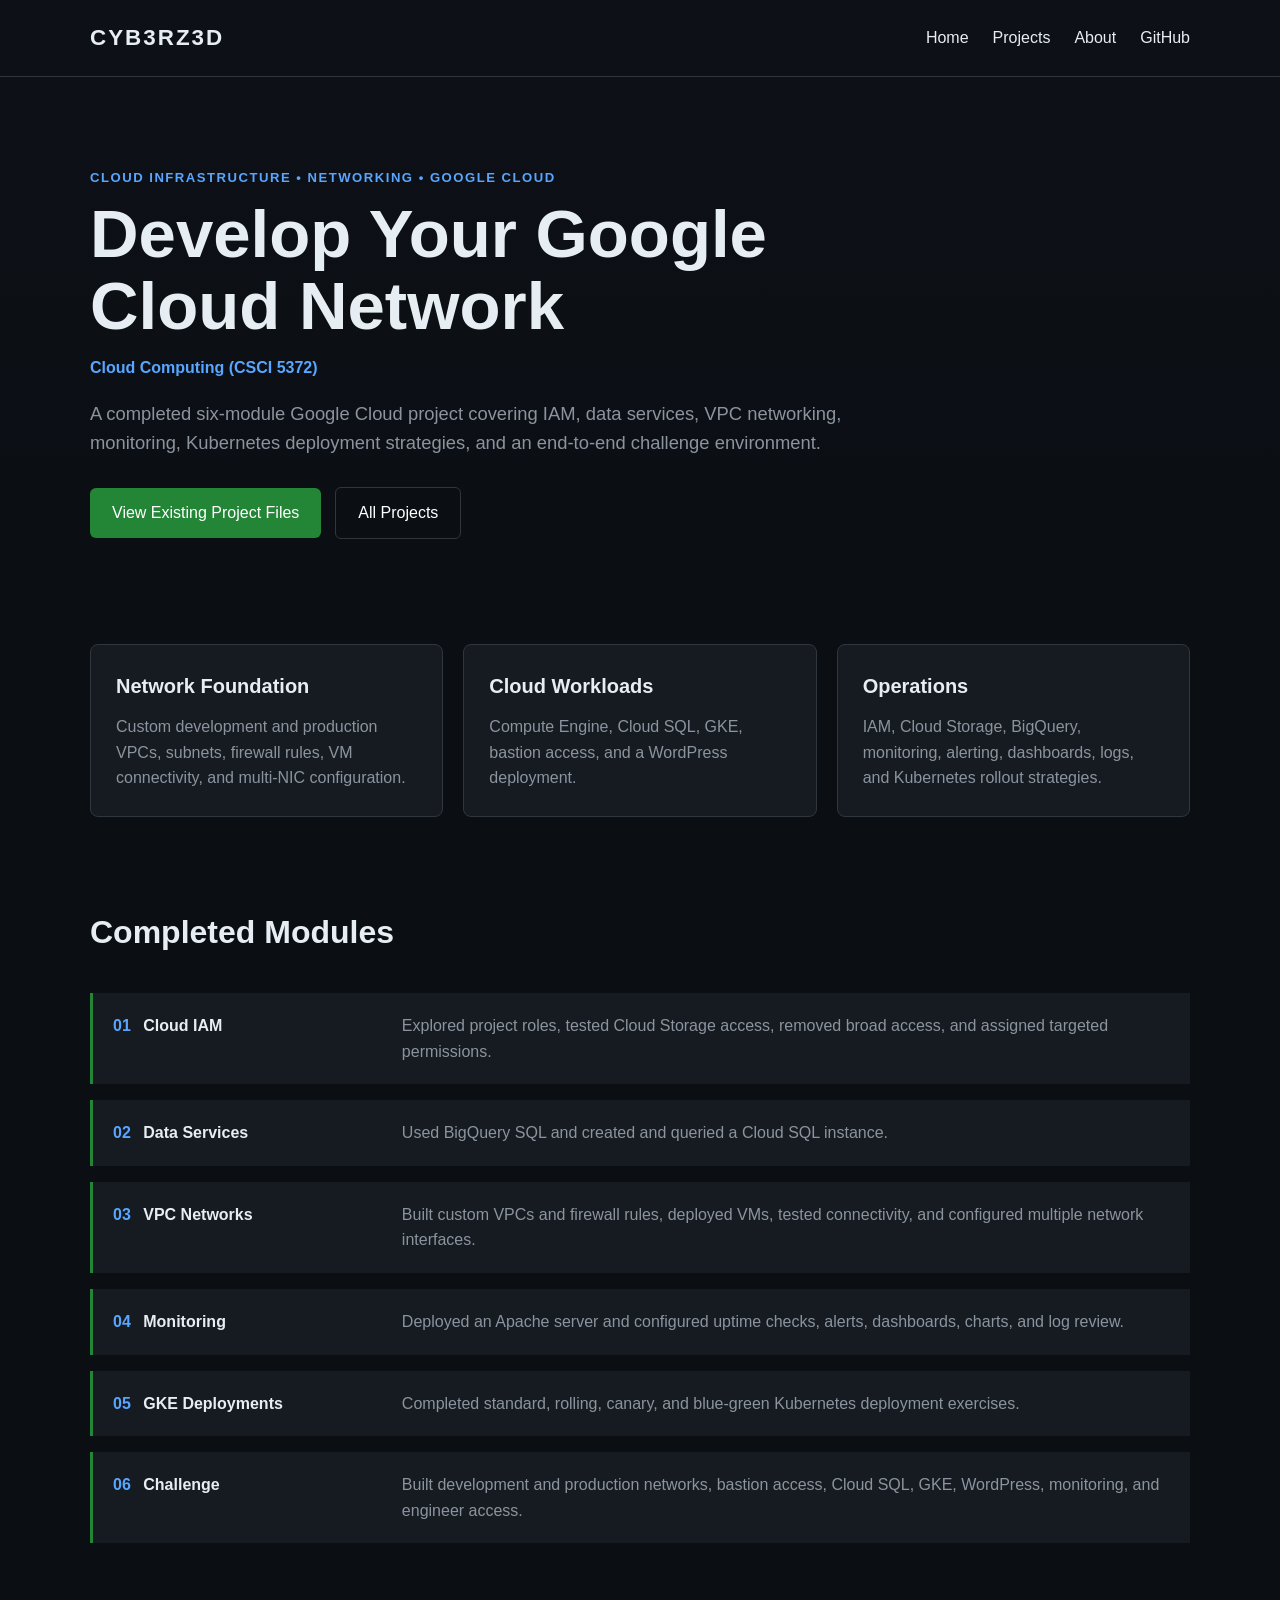
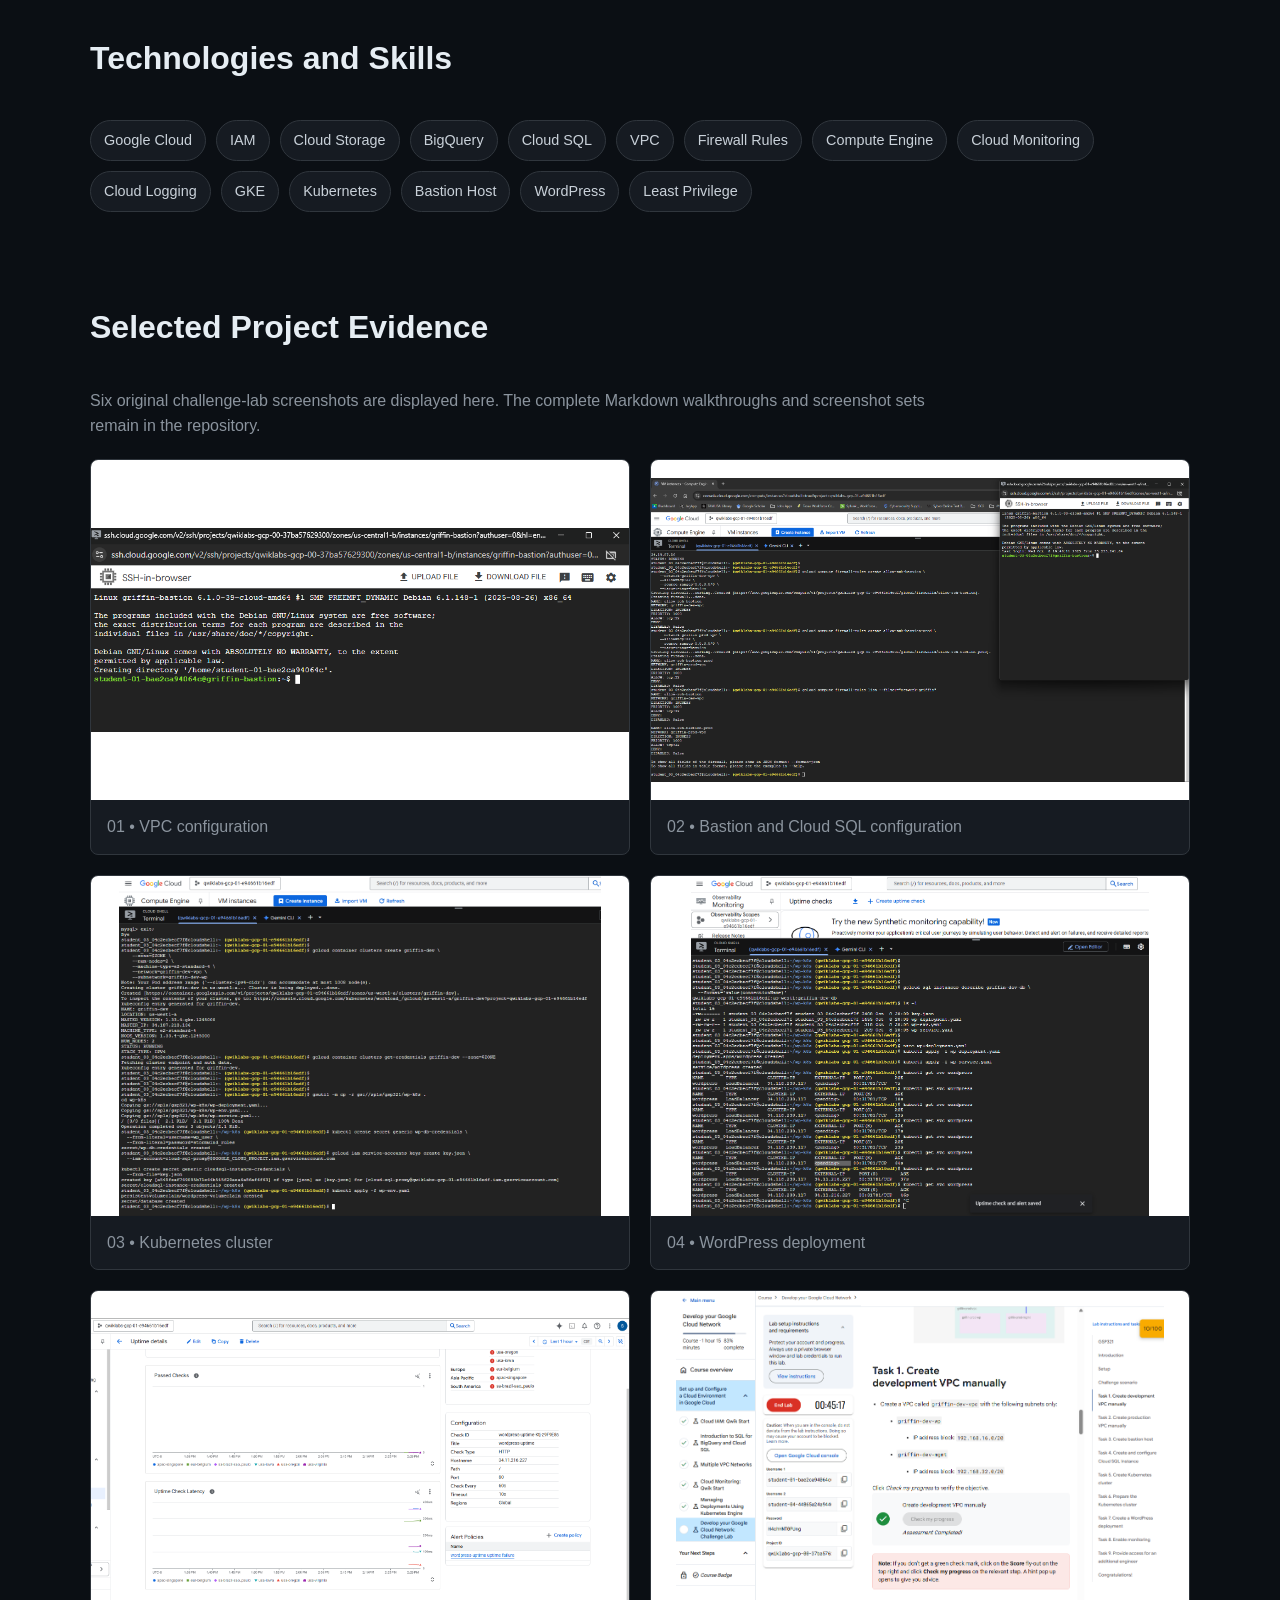
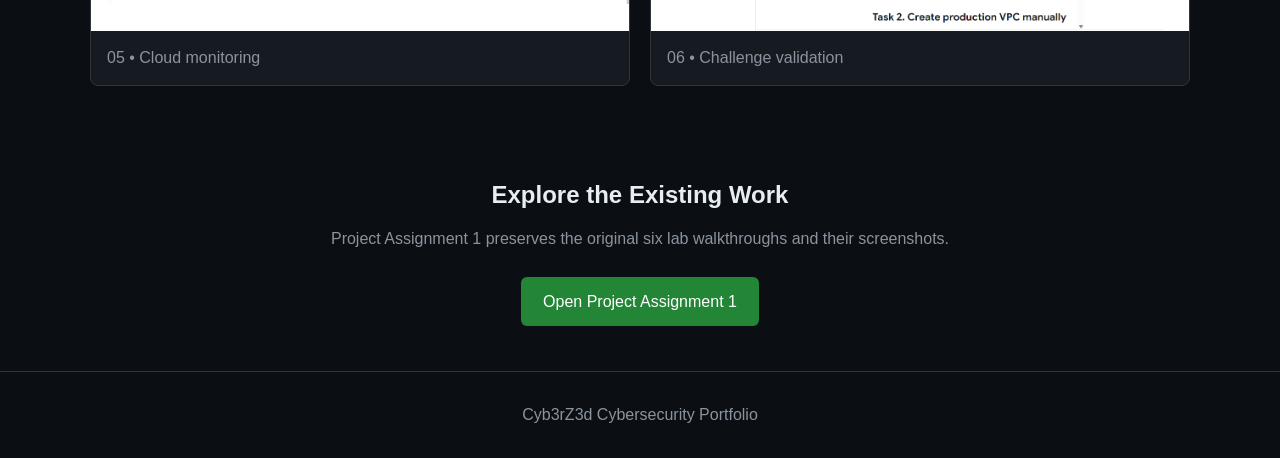
<file: google-cloud-network.html>
<!DOCTYPE html>
<html lang="en">
<head>
    <meta charset="UTF-8">
    <meta name="viewport" content="width=device-width, initial-scale=1.0">
    <meta name="description" content="Completed Google Cloud network project covering IAM, VPC networking, Compute Engine, Cloud SQL, GKE, monitoring, and WordPress deployment.">
    <title>Develop Your Google Cloud Network | Cyb3rZ3d</title>
    <link rel="stylesheet" href="css/style.css">
</head>
<body>
<header><div class="container"><nav><div class="logo"><a href="index.html">CYB3RZ3D</a></div><ul><li><a href="index.html">Home</a></li><li><a href="projects.html">Projects</a></li><li><a href="index.html#about">About</a></li><li><a href="https://github.com/Cyb3rZ3d">GitHub</a></li></ul></nav></div></header>
<main>
<section class="project-hero"><div class="container">
    <p class="eyebrow">Cloud Infrastructure • Networking • Google Cloud</p>
    <h1>Develop Your Google Cloud Network</h1>
    <p class="project-course">Cloud Computing (CSCI 5372)</p>
    <p class="project-lead">A completed six-module Google Cloud project covering IAM, data services, VPC networking, monitoring, Kubernetes deployment strategies, and an end-to-end challenge environment.</p>
    <div class="project-actions"><a class="button" href="https://github.com/Cyb3rZ3d/MS-CSEC/tree/main/6%20_%20Fall%20_%202025%20_%206th%20_%20Semester/CSEC%205327%20_%20Cloud%20Computing/Project%20Assignment%201">View Existing Project Files</a><a class="button secondary" href="projects.html">All Projects</a></div>
</div></section>

<section class="project-section"><div class="container"><div class="project-summary-grid">
    <article class="card"><h2>Network Foundation</h2><p>Custom development and production VPCs, subnets, firewall rules, VM connectivity, and multi-NIC configuration.</p></article>
    <article class="card"><h2>Cloud Workloads</h2><p>Compute Engine, Cloud SQL, GKE, bastion access, and a WordPress deployment.</p></article>
    <article class="card"><h2>Operations</h2><p>IAM, Cloud Storage, BigQuery, monitoring, alerting, dashboards, logs, and Kubernetes rollout strategies.</p></article>
</div></div></section>

<section class="project-section"><div class="container"><h2 class="section-title">Completed Modules</h2><ol class="workflow-list">
    <li><strong>Cloud IAM</strong><span>Explored project roles, tested Cloud Storage access, removed broad access, and assigned targeted permissions.</span></li>
    <li><strong>Data Services</strong><span>Used BigQuery SQL and created and queried a Cloud SQL instance.</span></li>
    <li><strong>VPC Networks</strong><span>Built custom VPCs and firewall rules, deployed VMs, tested connectivity, and configured multiple network interfaces.</span></li>
    <li><strong>Monitoring</strong><span>Deployed an Apache server and configured uptime checks, alerts, dashboards, charts, and log review.</span></li>
    <li><strong>GKE Deployments</strong><span>Completed standard, rolling, canary, and blue-green Kubernetes deployment exercises.</span></li>
    <li><strong>Challenge</strong><span>Built development and production networks, bastion access, Cloud SQL, GKE, WordPress, monitoring, and engineer access.</span></li>
</ol></div></section>

<section class="project-section"><div class="container"><h2 class="section-title">Technologies and Skills</h2><div class="tag-list">
    <span>Google Cloud</span><span>IAM</span><span>Cloud Storage</span><span>BigQuery</span><span>Cloud SQL</span><span>VPC</span><span>Firewall Rules</span><span>Compute Engine</span><span>Cloud Monitoring</span><span>Cloud Logging</span><span>GKE</span><span>Kubernetes</span><span>Bastion Host</span><span>WordPress</span><span>Least Privilege</span>
</div></div></section>

<section class="project-section"><div class="container"><h2 class="section-title">Selected Project Evidence</h2><p class="section-intro">Six original challenge-lab screenshots are displayed here. The complete Markdown walkthroughs and screenshot sets remain in the repository.</p><div class="evidence-grid">
    <figure><img loading="lazy" src="images/google-cloud-network/01-vpc-configuration.png" alt="Google Cloud VPC configuration evidence"><figcaption>01 • VPC configuration</figcaption></figure>
    <figure><img loading="lazy" src="images/google-cloud-network/02-bastion-and-cloud-sql.png" alt="Bastion host and Cloud SQL configuration evidence"><figcaption>02 • Bastion and Cloud SQL configuration</figcaption></figure>
    <figure><img loading="lazy" src="images/google-cloud-network/03-kubernetes-cluster.png" alt="Google Kubernetes Engine cluster evidence"><figcaption>03 • Kubernetes cluster</figcaption></figure>
    <figure><img loading="lazy" src="images/google-cloud-network/04-wordpress-deployment.png" alt="WordPress workload deployment evidence"><figcaption>04 • WordPress deployment</figcaption></figure>
    <figure><img loading="lazy" src="images/google-cloud-network/05-cloud-monitoring.png" alt="Google Cloud monitoring evidence"><figcaption>05 • Cloud monitoring</figcaption></figure>
    <figure><img loading="lazy" src="images/google-cloud-network/06-challenge-validation.png" alt="Google Cloud challenge validation evidence"><figcaption>06 • Challenge validation</figcaption></figure>
</div></div></section>

<section class="project-section project-cta"><div class="container"><h2>Explore the Existing Work</h2><p>Project Assignment 1 preserves the original six lab walkthroughs and their screenshots.</p><div class="project-actions project-actions-center"><a class="button" href="https://github.com/Cyb3rZ3d/MS-CSEC/tree/main/6%20_%20Fall%20_%202025%20_%206th%20_%20Semester/CSEC%205327%20_%20Cloud%20Computing/Project%20Assignment%201">Open Project Assignment 1</a></div></div></section>
</main>
<footer><div class="container"><p>Cyb3rZ3d Cybersecurity Portfolio</p></div></footer>
</body>
</html>
</file>
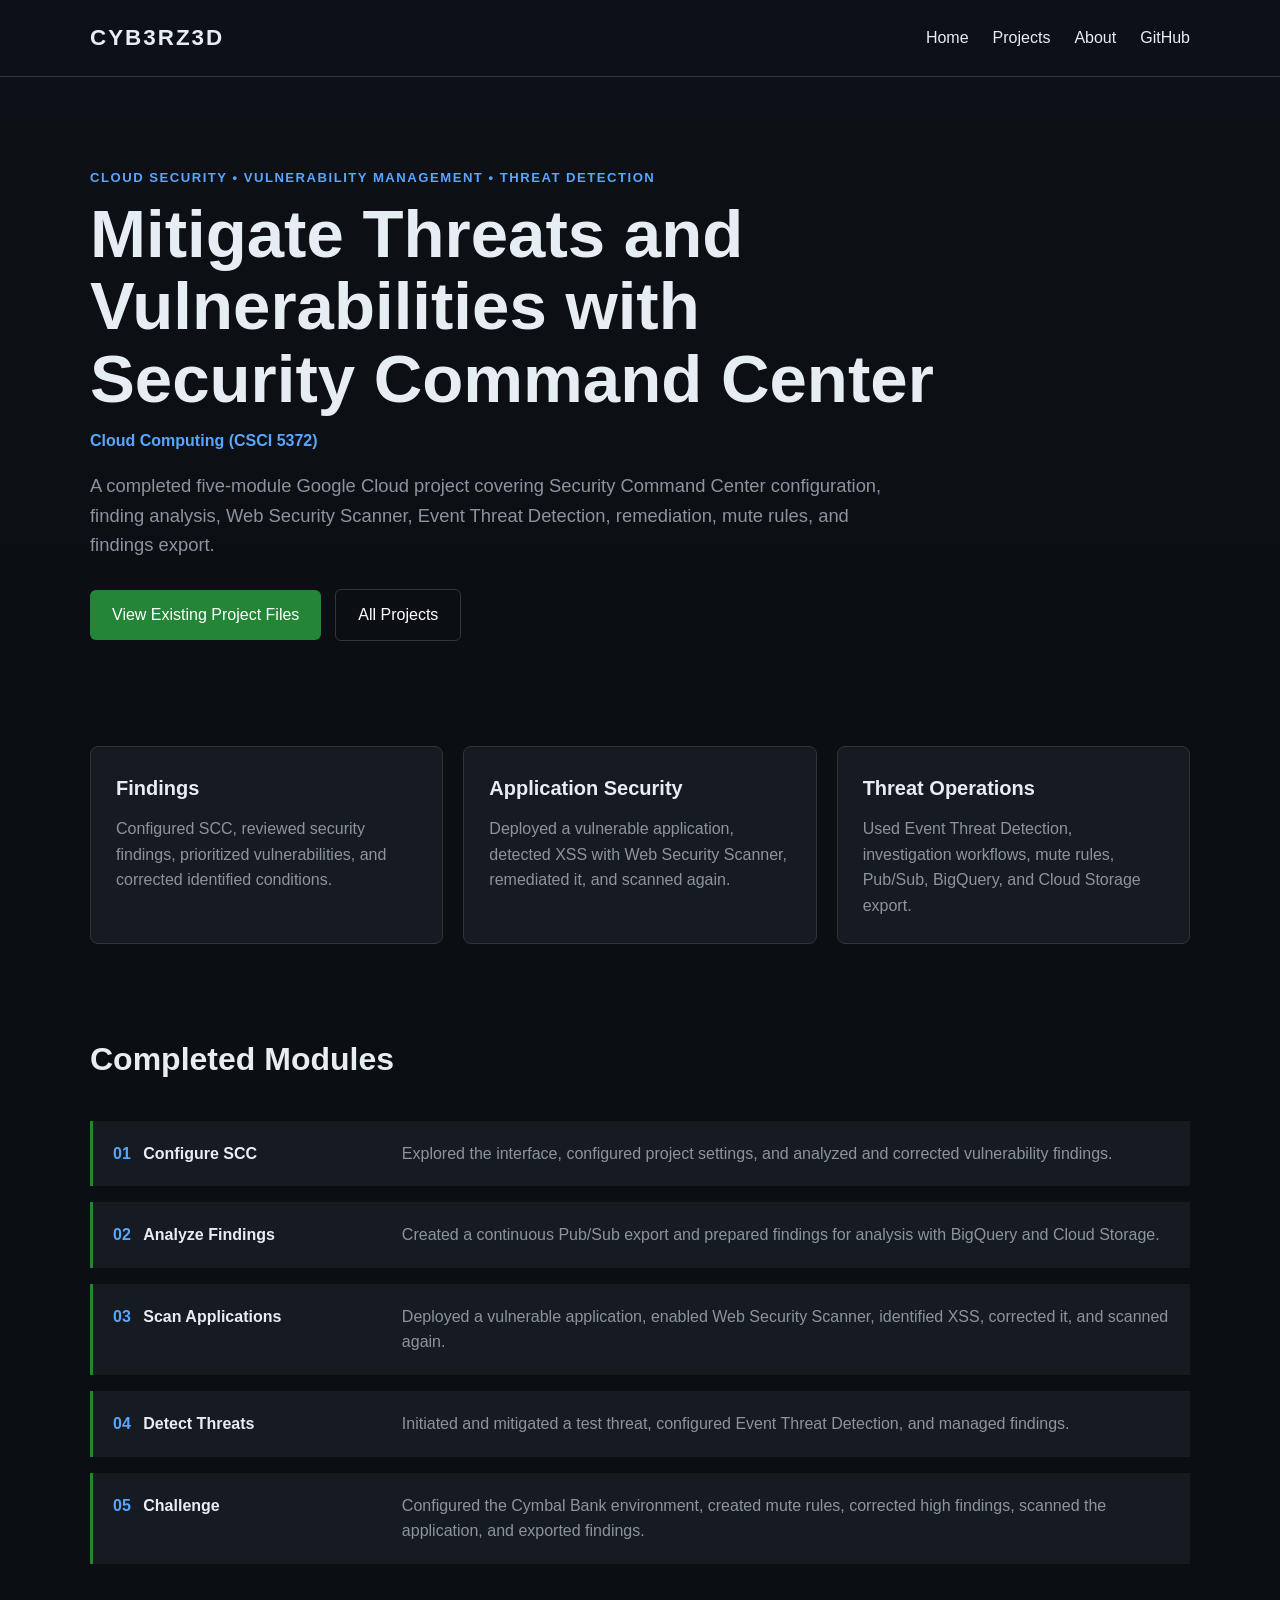
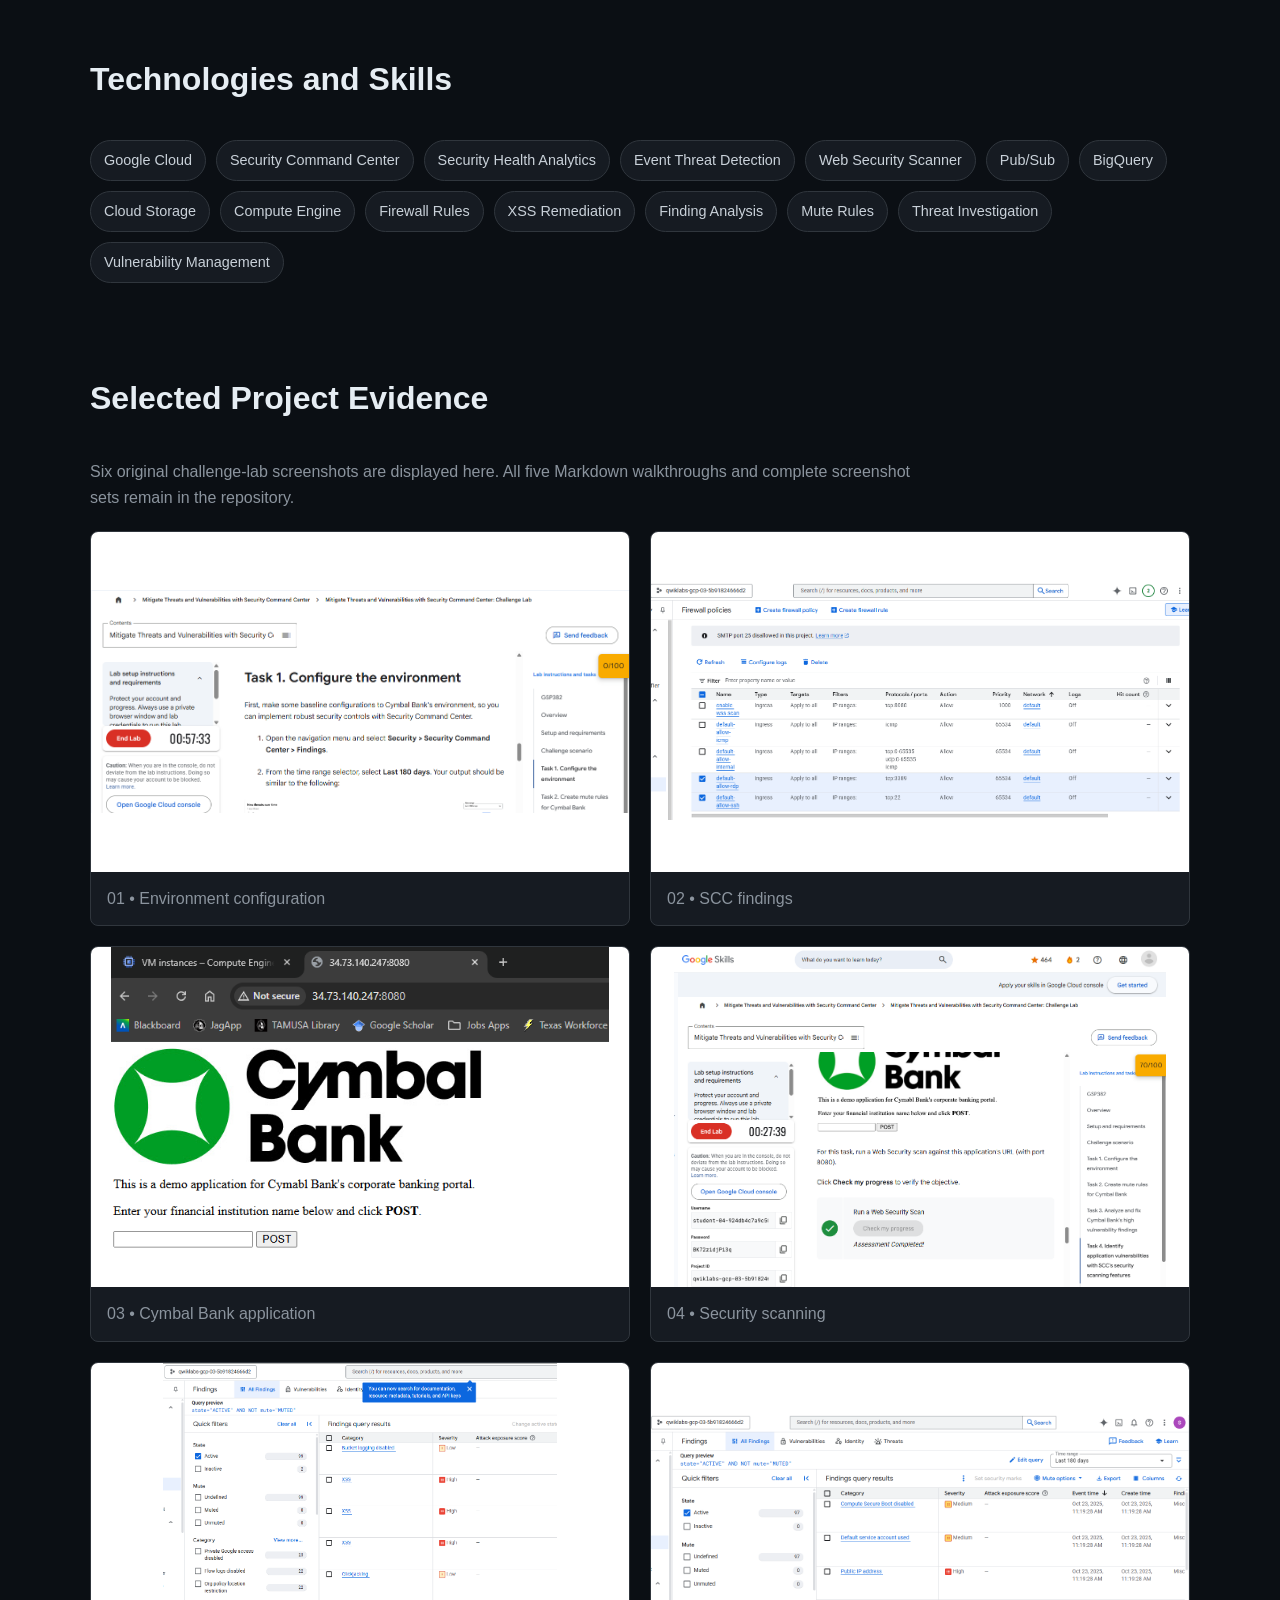
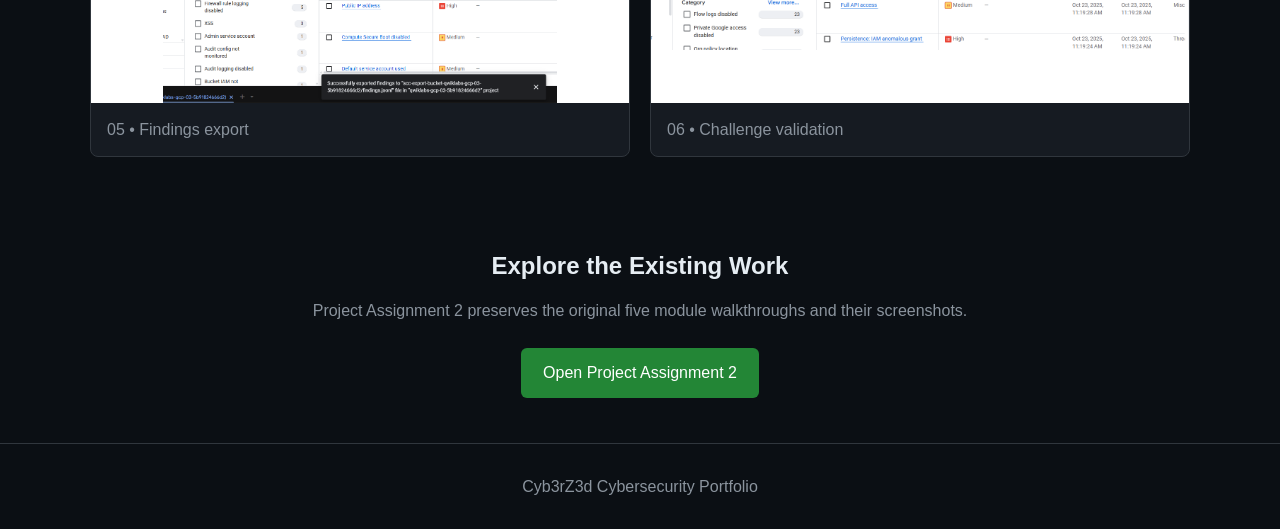
<file: google-cloud-security-command-center.html>
<!DOCTYPE html>
<html lang="en">
<head>
    <meta charset="UTF-8">
    <meta name="viewport" content="width=device-width, initial-scale=1.0">
    <meta name="description" content="Completed Google Cloud Security Command Center project covering findings, application scanning, threat detection, mitigation, and export.">
    <title>Security Command Center Threat Mitigation | Cyb3rZ3d</title>
    <link rel="stylesheet" href="css/style.css">
</head>
<body>
<header><div class="container"><nav><div class="logo"><a href="index.html">CYB3RZ3D</a></div><ul><li><a href="index.html">Home</a></li><li><a href="projects.html">Projects</a></li><li><a href="index.html#about">About</a></li><li><a href="https://github.com/Cyb3rZ3d">GitHub</a></li></ul></nav></div></header>
<main>
<section class="project-hero"><div class="container">
    <p class="eyebrow">Cloud Security • Vulnerability Management • Threat Detection</p>
    <h1>Mitigate Threats and Vulnerabilities with Security Command Center</h1>
    <p class="project-course">Cloud Computing (CSCI 5372)</p>
    <p class="project-lead">A completed five-module Google Cloud project covering Security Command Center configuration, finding analysis, Web Security Scanner, Event Threat Detection, remediation, mute rules, and findings export.</p>
    <div class="project-actions"><a class="button" href="https://github.com/Cyb3rZ3d/MS-CSEC/tree/main/6%20_%20Fall%20_%202025%20_%206th%20_%20Semester/CSEC%205327%20_%20Cloud%20Computing/Project%20Assignment%202">View Existing Project Files</a><a class="button secondary" href="projects.html">All Projects</a></div>
</div></section>

<section class="project-section"><div class="container"><div class="project-summary-grid">
    <article class="card"><h2>Findings</h2><p>Configured SCC, reviewed security findings, prioritized vulnerabilities, and corrected identified conditions.</p></article>
    <article class="card"><h2>Application Security</h2><p>Deployed a vulnerable application, detected XSS with Web Security Scanner, remediated it, and scanned again.</p></article>
    <article class="card"><h2>Threat Operations</h2><p>Used Event Threat Detection, investigation workflows, mute rules, Pub/Sub, BigQuery, and Cloud Storage export.</p></article>
</div></div></section>

<section class="project-section"><div class="container"><h2 class="section-title">Completed Modules</h2><ol class="workflow-list">
    <li><strong>Configure SCC</strong><span>Explored the interface, configured project settings, and analyzed and corrected vulnerability findings.</span></li>
    <li><strong>Analyze Findings</strong><span>Created a continuous Pub/Sub export and prepared findings for analysis with BigQuery and Cloud Storage.</span></li>
    <li><strong>Scan Applications</strong><span>Deployed a vulnerable application, enabled Web Security Scanner, identified XSS, corrected it, and scanned again.</span></li>
    <li><strong>Detect Threats</strong><span>Initiated and mitigated a test threat, configured Event Threat Detection, and managed findings.</span></li>
    <li><strong>Challenge</strong><span>Configured the Cymbal Bank environment, created mute rules, corrected high findings, scanned the application, and exported findings.</span></li>
</ol></div></section>

<section class="project-section"><div class="container"><h2 class="section-title">Technologies and Skills</h2><div class="tag-list">
    <span>Google Cloud</span><span>Security Command Center</span><span>Security Health Analytics</span><span>Event Threat Detection</span><span>Web Security Scanner</span><span>Pub/Sub</span><span>BigQuery</span><span>Cloud Storage</span><span>Compute Engine</span><span>Firewall Rules</span><span>XSS Remediation</span><span>Finding Analysis</span><span>Mute Rules</span><span>Threat Investigation</span><span>Vulnerability Management</span>
</div></div></section>

<section class="project-section"><div class="container"><h2 class="section-title">Selected Project Evidence</h2><p class="section-intro">Six original challenge-lab screenshots are displayed here. All five Markdown walkthroughs and complete screenshot sets remain in the repository.</p><div class="evidence-grid">
    <figure><img loading="lazy" src="images/google-cloud-scc/01-environment-configuration.png" alt="Security Command Center environment configuration evidence"><figcaption>01 • Environment configuration</figcaption></figure>
    <figure><img loading="lazy" src="images/google-cloud-scc/02-scc-findings.png" alt="Security Command Center findings evidence"><figcaption>02 • SCC findings</figcaption></figure>
    <figure><img loading="lazy" src="images/google-cloud-scc/03-cymbal-bank-application.png" alt="Cymbal Bank test application evidence"><figcaption>03 • Cymbal Bank application</figcaption></figure>
    <figure><img loading="lazy" src="images/google-cloud-scc/04-security-scanning.png" alt="Application security scanning evidence"><figcaption>04 • Security scanning</figcaption></figure>
    <figure><img loading="lazy" src="images/google-cloud-scc/05-findings-export.png" alt="Security findings export evidence"><figcaption>05 • Findings export</figcaption></figure>
    <figure><img loading="lazy" src="images/google-cloud-scc/06-challenge-validation.png" alt="Security Command Center challenge validation evidence"><figcaption>06 • Challenge validation</figcaption></figure>
</div></div></section>

<section class="project-section project-cta"><div class="container"><h2>Explore the Existing Work</h2><p>Project Assignment 2 preserves the original five module walkthroughs and their screenshots.</p><div class="project-actions project-actions-center"><a class="button" href="https://github.com/Cyb3rZ3d/MS-CSEC/tree/main/6%20_%20Fall%20_%202025%20_%206th%20_%20Semester/CSEC%205327%20_%20Cloud%20Computing/Project%20Assignment%202">Open Project Assignment 2</a></div></div></section>
</main>
<footer><div class="container"><p>Cyb3rZ3d Cybersecurity Portfolio</p></div></footer>
</body>
</html>
</file>
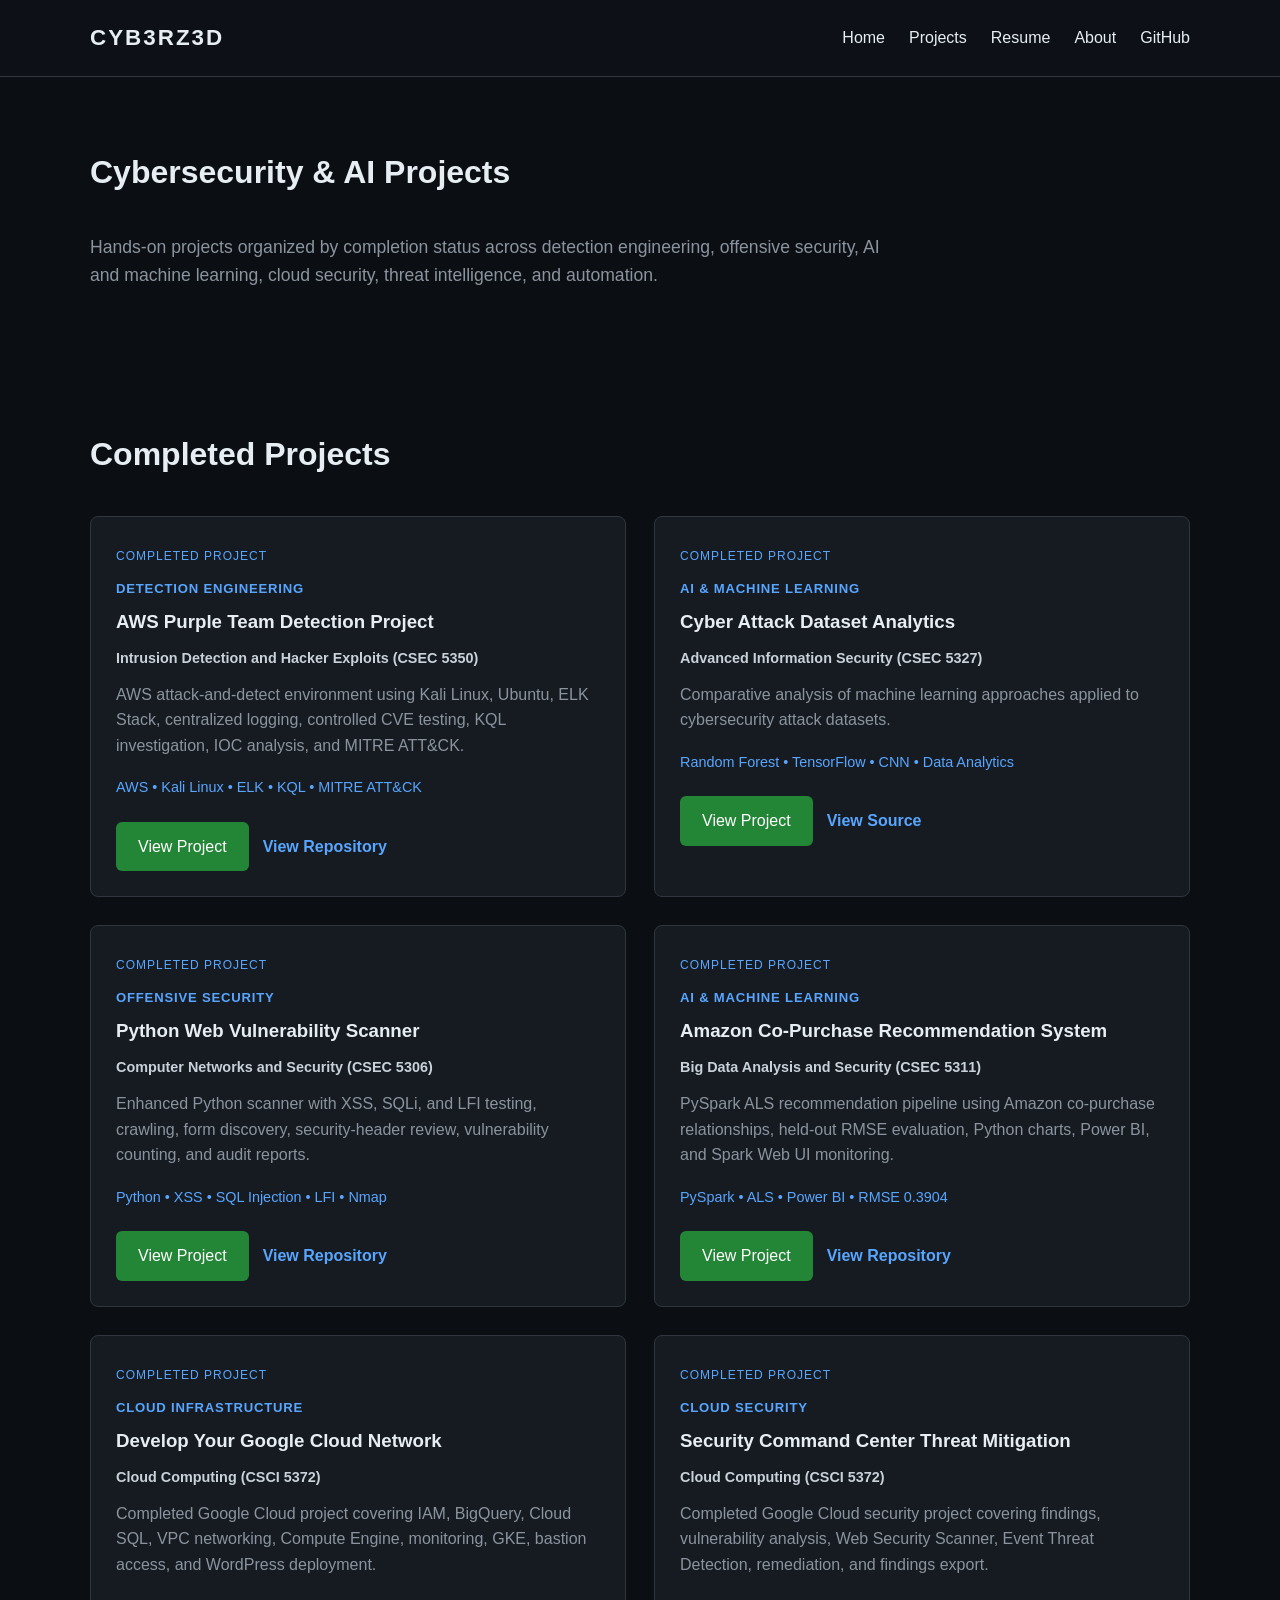
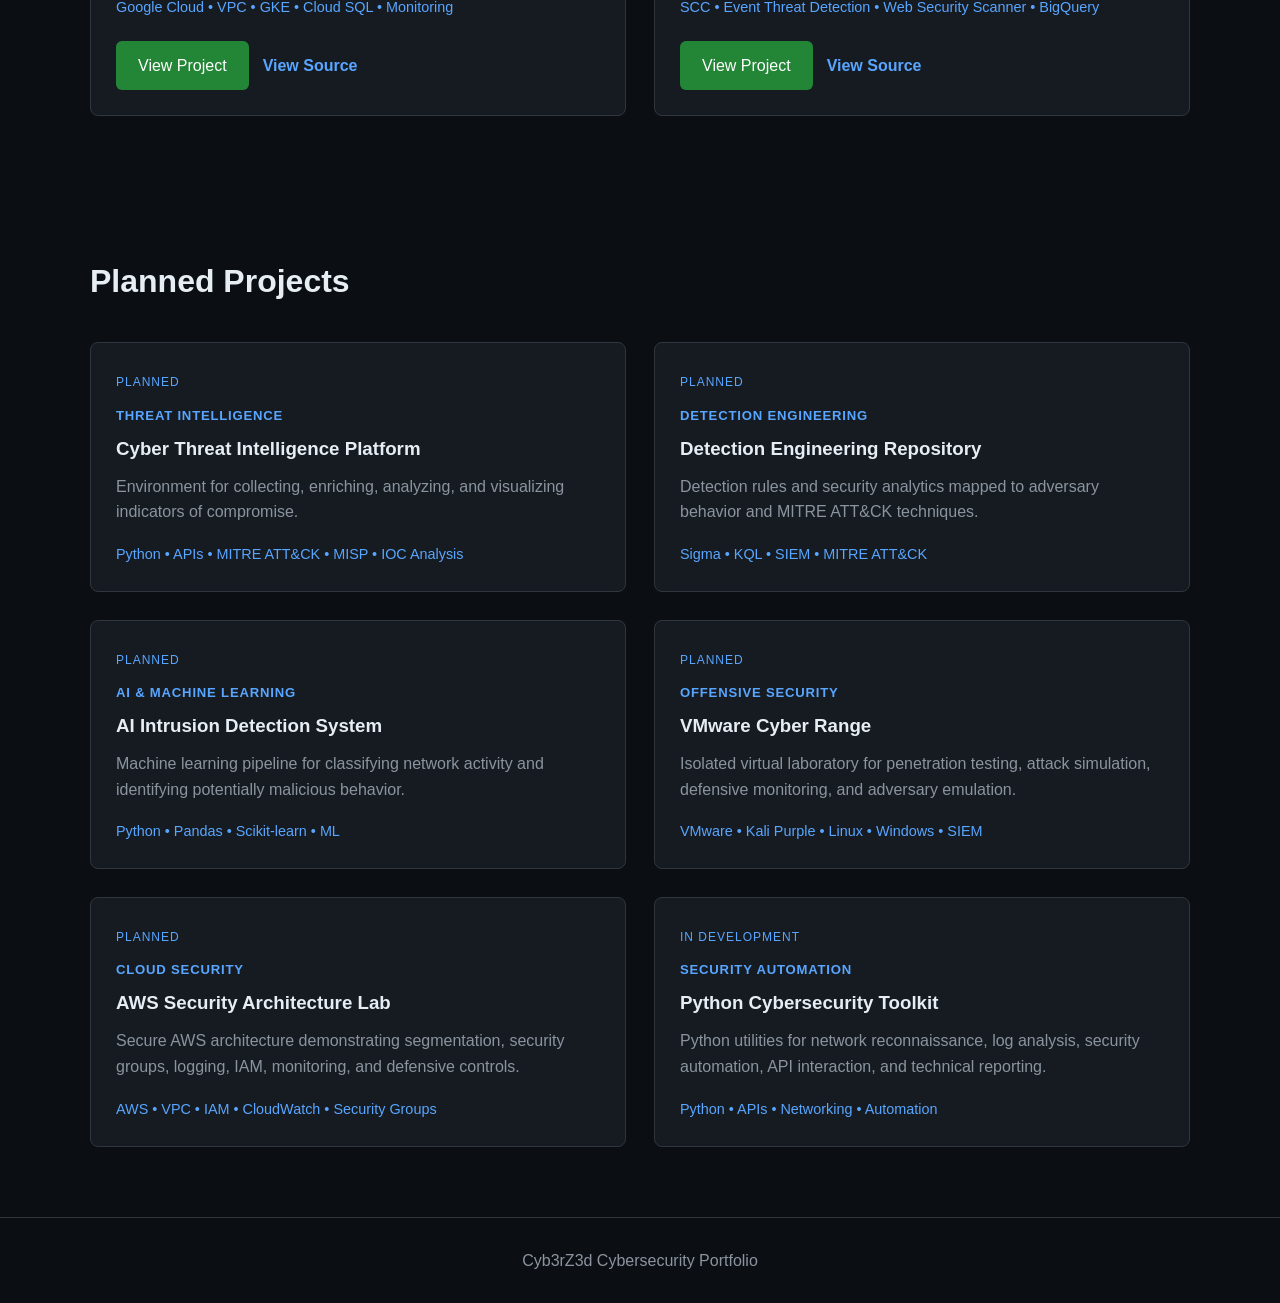
<file: projects.html>
<!DOCTYPE html>
<html lang="en">
<head><meta charset="UTF-8"><meta name="viewport" content="width=device-width, initial-scale=1.0"><meta name="description" content="Completed and planned cybersecurity, cloud, AI, detection engineering, and offensive security projects by Cyb3rZ3d."><title>Projects | Cyb3rZ3d</title><link rel="stylesheet" href="css/style.css"></head>
<body>
<header><div class="container"><nav><div class="logo"><a href="index.html">CYB3RZ3D</a></div><ul><li><a href="index.html">Home</a></li><li><a href="projects.html">Projects</a></li><li><a href="resume.html">Resume</a></li><li><a href="index.html#about">About</a></li><li><a href="https://github.com/Cyb3rZ3d">GitHub</a></li></ul></nav></div></header>
<main>
<section><div class="container"><h1 class="section-title">Cybersecurity &amp; AI Projects</h1><p class="page-intro">Hands-on projects organized by completion status across detection engineering, offensive security, AI and machine learning, cloud security, threat intelligence, and automation.</p></div></section>
<section id="completed-projects"><div class="container"><h2 class="section-title">Completed Projects</h2><div class="project-grid" aria-label="Completed projects">
<article class="card"><span class="project-status">Completed Project</span><p class="project-topic">Detection Engineering</p><h3>AWS Purple Team Detection Project</h3><p class="project-course">Intrusion Detection and Hacker Exploits (CSEC 5350)</p><p>AWS attack-and-detect environment using Kali Linux, Ubuntu, ELK Stack, centralized logging, controlled CVE testing, KQL investigation, IOC analysis, and MITRE ATT&amp;CK.</p><p class="project-tech">AWS • Kali Linux • ELK • KQL • MITRE ATT&amp;CK</p><div class="project-actions"><a class="button" href="aws-purple-team-detection.html">View Project</a><a class="text-link" href="https://github.com/Cyb3rZ3d/aws-purple-team-detection-project">View Repository</a></div></article>
<article class="card"><span class="project-status">Completed Project</span><p class="project-topic">AI &amp; Machine Learning</p><h3>Cyber Attack Dataset Analytics</h3><p class="project-course">Advanced Information Security (CSEC 5327)</p><p>Comparative analysis of machine learning approaches applied to cybersecurity attack datasets.</p><p class="project-tech">Random Forest • TensorFlow • CNN • Data Analytics</p><div class="project-actions"><a class="button" href="cyber-attack-dataset-analytics.html">View Project</a><a class="text-link" href="https://github.com/Cyb3rZ3d/MS-CSEC/tree/main/4_Fall_2024_4th_Semester/Adv%20InfoSec/Class%20Project">View Source</a></div></article>
<article class="card"><span class="project-status">Completed Project</span><p class="project-topic">Offensive Security</p><h3>Python Web Vulnerability Scanner</h3><p class="project-course">Computer Networks and Security (CSEC 5306)</p><p>Enhanced Python scanner with XSS, SQLi, and LFI testing, crawling, form discovery, security-header review, vulnerability counting, and audit reports.</p><p class="project-tech">Python • XSS • SQL Injection • LFI • Nmap</p><div class="project-actions"><a class="button" href="python-web-vulnerability-scanner.html">View Project</a><a class="text-link" href="https://github.com/Cyb3rZ3d/web-vulnerability-scanner">View Repository</a></div></article>
<article class="card"><span class="project-status">Completed Project</span><p class="project-topic">AI &amp; Machine Learning</p><h3>Amazon Co-Purchase Recommendation System</h3><p class="project-course">Big Data Analysis and Security (CSEC 5311)</p><p>PySpark ALS recommendation pipeline using Amazon co-purchase relationships, held-out RMSE evaluation, Python charts, Power BI, and Spark Web UI monitoring.</p><p class="project-tech">PySpark • ALS • Power BI • RMSE 0.3904</p><div class="project-actions"><a class="button" href="amazon-co-purchase-recommendation.html">View Project</a><a class="text-link" href="https://github.com/Cyb3rZ3d/WSL_Ubuntu_20.04">View Repository</a></div></article>
<article class="card"><span class="project-status">Completed Project</span><p class="project-topic">Cloud Infrastructure</p><h3>Develop Your Google Cloud Network</h3><p class="project-course">Cloud Computing (CSCI 5372)</p><p>Completed Google Cloud project covering IAM, BigQuery, Cloud SQL, VPC networking, Compute Engine, monitoring, GKE, bastion access, and WordPress deployment.</p><p class="project-tech">Google Cloud • VPC • GKE • Cloud SQL • Monitoring</p><div class="project-actions"><a class="button" href="google-cloud-network.html">View Project</a><a class="text-link" href="https://github.com/Cyb3rZ3d/MS-CSEC/tree/main/6%20_%20Fall%20_%202025%20_%206th%20_%20Semester/CSEC%205327%20_%20Cloud%20Computing/Project%20Assignment%201">View Source</a></div></article>
<article class="card"><span class="project-status">Completed Project</span><p class="project-topic">Cloud Security</p><h3>Security Command Center Threat Mitigation</h3><p class="project-course">Cloud Computing (CSCI 5372)</p><p>Completed Google Cloud security project covering findings, vulnerability analysis, Web Security Scanner, Event Threat Detection, remediation, and findings export.</p><p class="project-tech">SCC • Event Threat Detection • Web Security Scanner • BigQuery</p><div class="project-actions"><a class="button" href="google-cloud-security-command-center.html">View Project</a><a class="text-link" href="https://github.com/Cyb3rZ3d/MS-CSEC/tree/main/6%20_%20Fall%20_%202025%20_%206th%20_%20Semester/CSEC%205327%20_%20Cloud%20Computing/Project%20Assignment%202">View Source</a></div></article>
</div></div></section>
<section id="planned-projects"><div class="container"><h2 class="section-title">Planned Projects</h2><div class="project-grid" aria-label="Planned projects">
<article class="card"><span class="project-status">Planned</span><p class="project-topic">Threat Intelligence</p><h3>Cyber Threat Intelligence Platform</h3><p>Environment for collecting, enriching, analyzing, and visualizing indicators of compromise.</p><p class="project-tech">Python • APIs • MITRE ATT&amp;CK • MISP • IOC Analysis</p></article>
<article class="card"><span class="project-status">Planned</span><p class="project-topic">Detection Engineering</p><h3>Detection Engineering Repository</h3><p>Detection rules and security analytics mapped to adversary behavior and MITRE ATT&amp;CK techniques.</p><p class="project-tech">Sigma • KQL • SIEM • MITRE ATT&amp;CK</p></article>
<article class="card"><span class="project-status">Planned</span><p class="project-topic">AI &amp; Machine Learning</p><h3>AI Intrusion Detection System</h3><p>Machine learning pipeline for classifying network activity and identifying potentially malicious behavior.</p><p class="project-tech">Python • Pandas • Scikit-learn • ML</p></article>
<article class="card"><span class="project-status">Planned</span><p class="project-topic">Offensive Security</p><h3>VMware Cyber Range</h3><p>Isolated virtual laboratory for penetration testing, attack simulation, defensive monitoring, and adversary emulation.</p><p class="project-tech">VMware • Kali Purple • Linux • Windows • SIEM</p></article>
<article class="card"><span class="project-status">Planned</span><p class="project-topic">Cloud Security</p><h3>AWS Security Architecture Lab</h3><p>Secure AWS architecture demonstrating segmentation, security groups, logging, IAM, monitoring, and defensive controls.</p><p class="project-tech">AWS • VPC • IAM • CloudWatch • Security Groups</p></article>
<article class="card"><span class="project-status">In Development</span><p class="project-topic">Security Automation</p><h3>Python Cybersecurity Toolkit</h3><p>Python utilities for network reconnaissance, log analysis, security automation, API interaction, and technical reporting.</p><p class="project-tech">Python • APIs • Networking • Automation</p></article>
</div></div></section>
</main><footer><div class="container"><p>Cyb3rZ3d Cybersecurity Portfolio</p></div></footer></body></html>
</file>
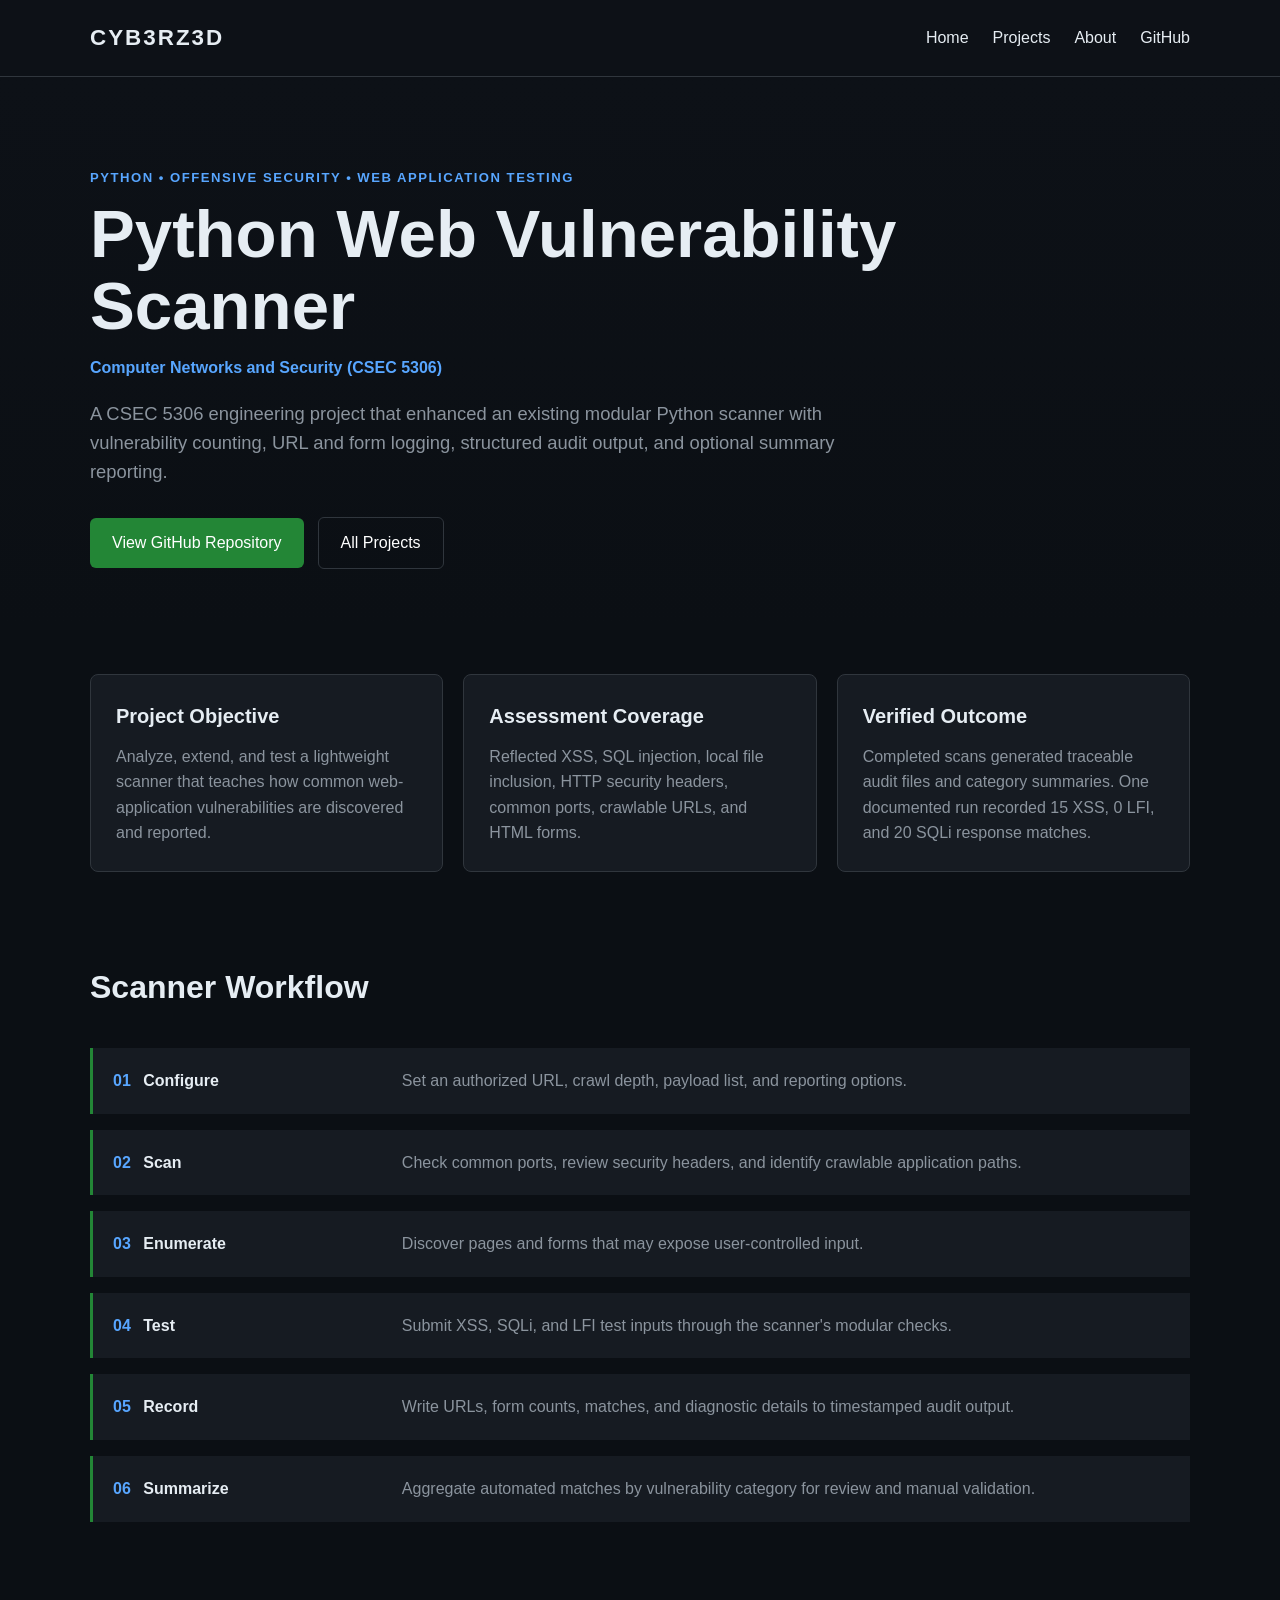
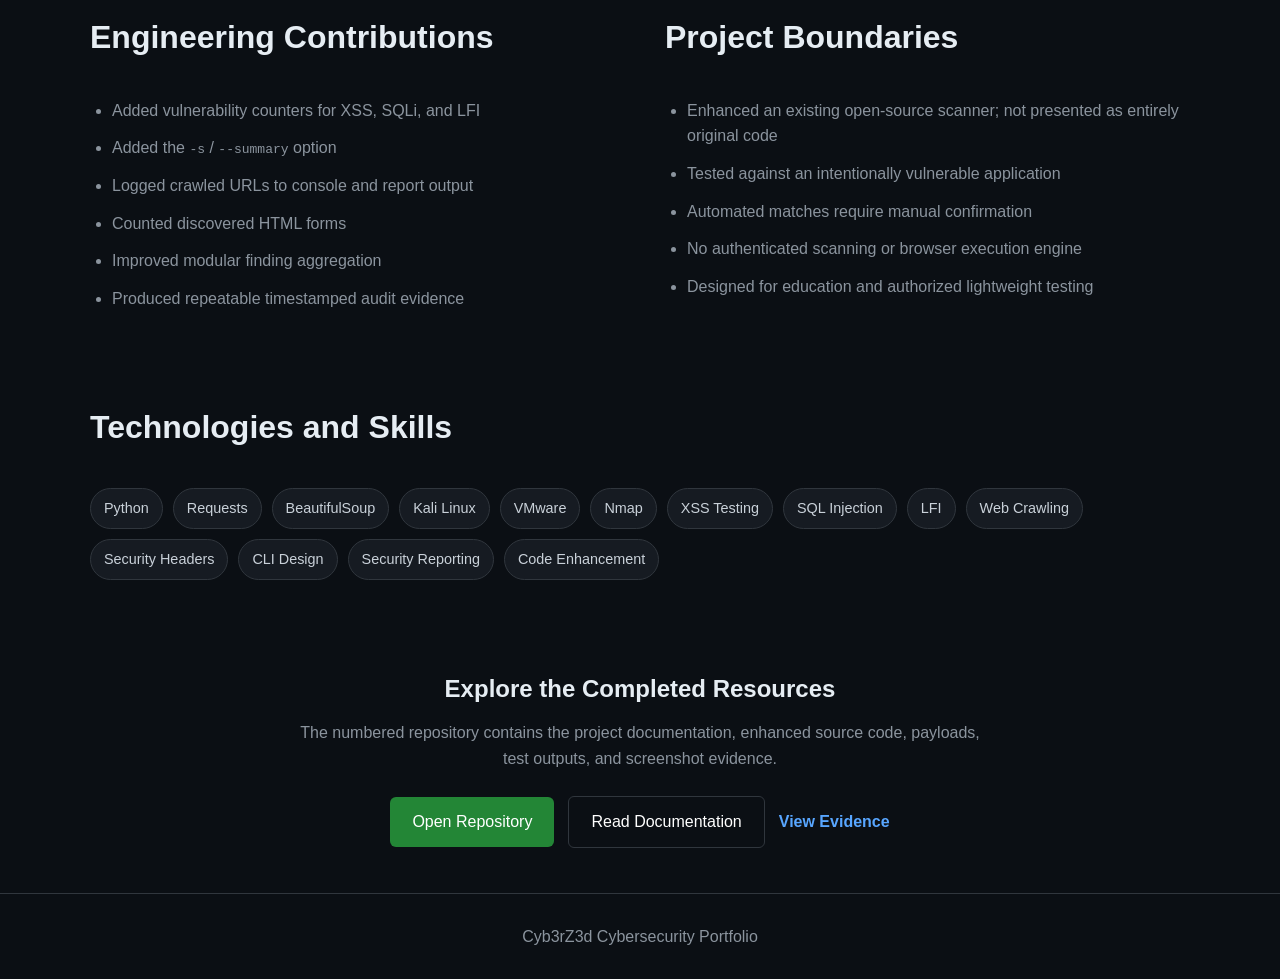
<file: python-web-vulnerability-scanner.html>
<!DOCTYPE html>
<html lang="en">

<head>
    <meta charset="UTF-8">
    <meta name="viewport" content="width=device-width, initial-scale=1.0">
    <meta name="description"
          content="Python web vulnerability scanner project featuring XSS, SQL injection, LFI, crawling, form discovery, Nmap, security-header analysis, and summary reporting.">
    <title>Python Web Vulnerability Scanner | Cyb3rZ3d</title>
    <link rel="stylesheet" href="css/style.css">
</head>

<body>
<header>
    <div class="container">
        <nav>
            <div class="logo"><a href="index.html">CYB3RZ3D</a></div>
            <ul>
                <li><a href="index.html">Home</a></li>
                <li><a href="projects.html">Projects</a></li>
                <li><a href="index.html#about">About</a></li>
                <li><a href="https://github.com/Cyb3rZ3d">GitHub</a></li>
            </ul>
        </nav>
    </div>
</header>

<main>
<section class="project-hero">
    <div class="container">
        <p class="eyebrow">Python • Offensive Security • Web Application Testing</p>
        <h1>Python Web Vulnerability Scanner</h1>
        <p class="project-course">Computer Networks and Security (CSEC 5306)</p>
        <p class="project-lead">
            A CSEC 5306 engineering project that enhanced an existing modular
            Python scanner with vulnerability counting, URL and form logging,
            structured audit output, and optional summary reporting.
        </p>
        <div class="project-actions">
            <a class="button" href="https://github.com/Cyb3rZ3d/web-vulnerability-scanner">View GitHub Repository</a>
            <a class="button secondary" href="projects.html">All Projects</a>
        </div>
    </div>
</section>

<section class="project-section">
    <div class="container">
        <div class="project-summary-grid">
            <article class="card">
                <h2>Project Objective</h2>
                <p>Analyze, extend, and test a lightweight scanner that teaches how common web-application vulnerabilities are discovered and reported.</p>
            </article>
            <article class="card">
                <h2>Assessment Coverage</h2>
                <p>Reflected XSS, SQL injection, local file inclusion, HTTP security headers, common ports, crawlable URLs, and HTML forms.</p>
            </article>
            <article class="card">
                <h2>Verified Outcome</h2>
                <p>Completed scans generated traceable audit files and category summaries. One documented run recorded 15 XSS, 0 LFI, and 20 SQLi response matches.</p>
            </article>
        </div>
    </div>
</section>

<section class="project-section">
    <div class="container">
        <h2 class="section-title">Scanner Workflow</h2>
        <ol class="workflow-list">
            <li><strong>Configure</strong><span>Set an authorized URL, crawl depth, payload list, and reporting options.</span></li>
            <li><strong>Scan</strong><span>Check common ports, review security headers, and identify crawlable application paths.</span></li>
            <li><strong>Enumerate</strong><span>Discover pages and forms that may expose user-controlled input.</span></li>
            <li><strong>Test</strong><span>Submit XSS, SQLi, and LFI test inputs through the scanner's modular checks.</span></li>
            <li><strong>Record</strong><span>Write URLs, form counts, matches, and diagnostic details to timestamped audit output.</span></li>
            <li><strong>Summarize</strong><span>Aggregate automated matches by vulnerability category for review and manual validation.</span></li>
        </ol>
    </div>
</section>

<section class="project-section">
    <div class="container">
        <div class="two-column">
            <div>
                <h2 class="section-title">Engineering Contributions</h2>
                <ul class="detail-list">
                    <li>Added vulnerability counters for XSS, SQLi, and LFI</li>
                    <li>Added the <code>-s</code> / <code>--summary</code> option</li>
                    <li>Logged crawled URLs to console and report output</li>
                    <li>Counted discovered HTML forms</li>
                    <li>Improved modular finding aggregation</li>
                    <li>Produced repeatable timestamped audit evidence</li>
                </ul>
            </div>
            <div>
                <h2 class="section-title">Project Boundaries</h2>
                <ul class="detail-list">
                    <li>Enhanced an existing open-source scanner; not presented as entirely original code</li>
                    <li>Tested against an intentionally vulnerable application</li>
                    <li>Automated matches require manual confirmation</li>
                    <li>No authenticated scanning or browser execution engine</li>
                    <li>Designed for education and authorized lightweight testing</li>
                </ul>
            </div>
        </div>
    </div>
</section>

<section class="project-section">
    <div class="container">
        <h2 class="section-title">Technologies and Skills</h2>
        <div class="tag-list">
            <span>Python</span><span>Requests</span><span>BeautifulSoup</span>
            <span>Kali Linux</span><span>VMware</span><span>Nmap</span>
            <span>XSS Testing</span><span>SQL Injection</span><span>LFI</span>
            <span>Web Crawling</span><span>Security Headers</span><span>CLI Design</span>
            <span>Security Reporting</span><span>Code Enhancement</span>
        </div>
    </div>
</section>

<section class="project-section project-cta">
    <div class="container">
        <h2>Explore the Completed Resources</h2>
        <p>The numbered repository contains the project documentation, enhanced source code, payloads, test outputs, and screenshot evidence.</p>
        <div class="project-actions project-actions-center">
            <a class="button" href="https://github.com/Cyb3rZ3d/web-vulnerability-scanner">Open Repository</a>
            <a class="button secondary" href="https://github.com/Cyb3rZ3d/web-vulnerability-scanner/tree/main/01-documentation">Read Documentation</a>
            <a class="text-link" href="https://github.com/Cyb3rZ3d/web-vulnerability-scanner/tree/main/03-screenshots">View Evidence</a>
        </div>
    </div>
</section>
</main>

<footer><div class="container"><p>Cyb3rZ3d Cybersecurity Portfolio</p></div></footer>
</body>
</html>
</file>
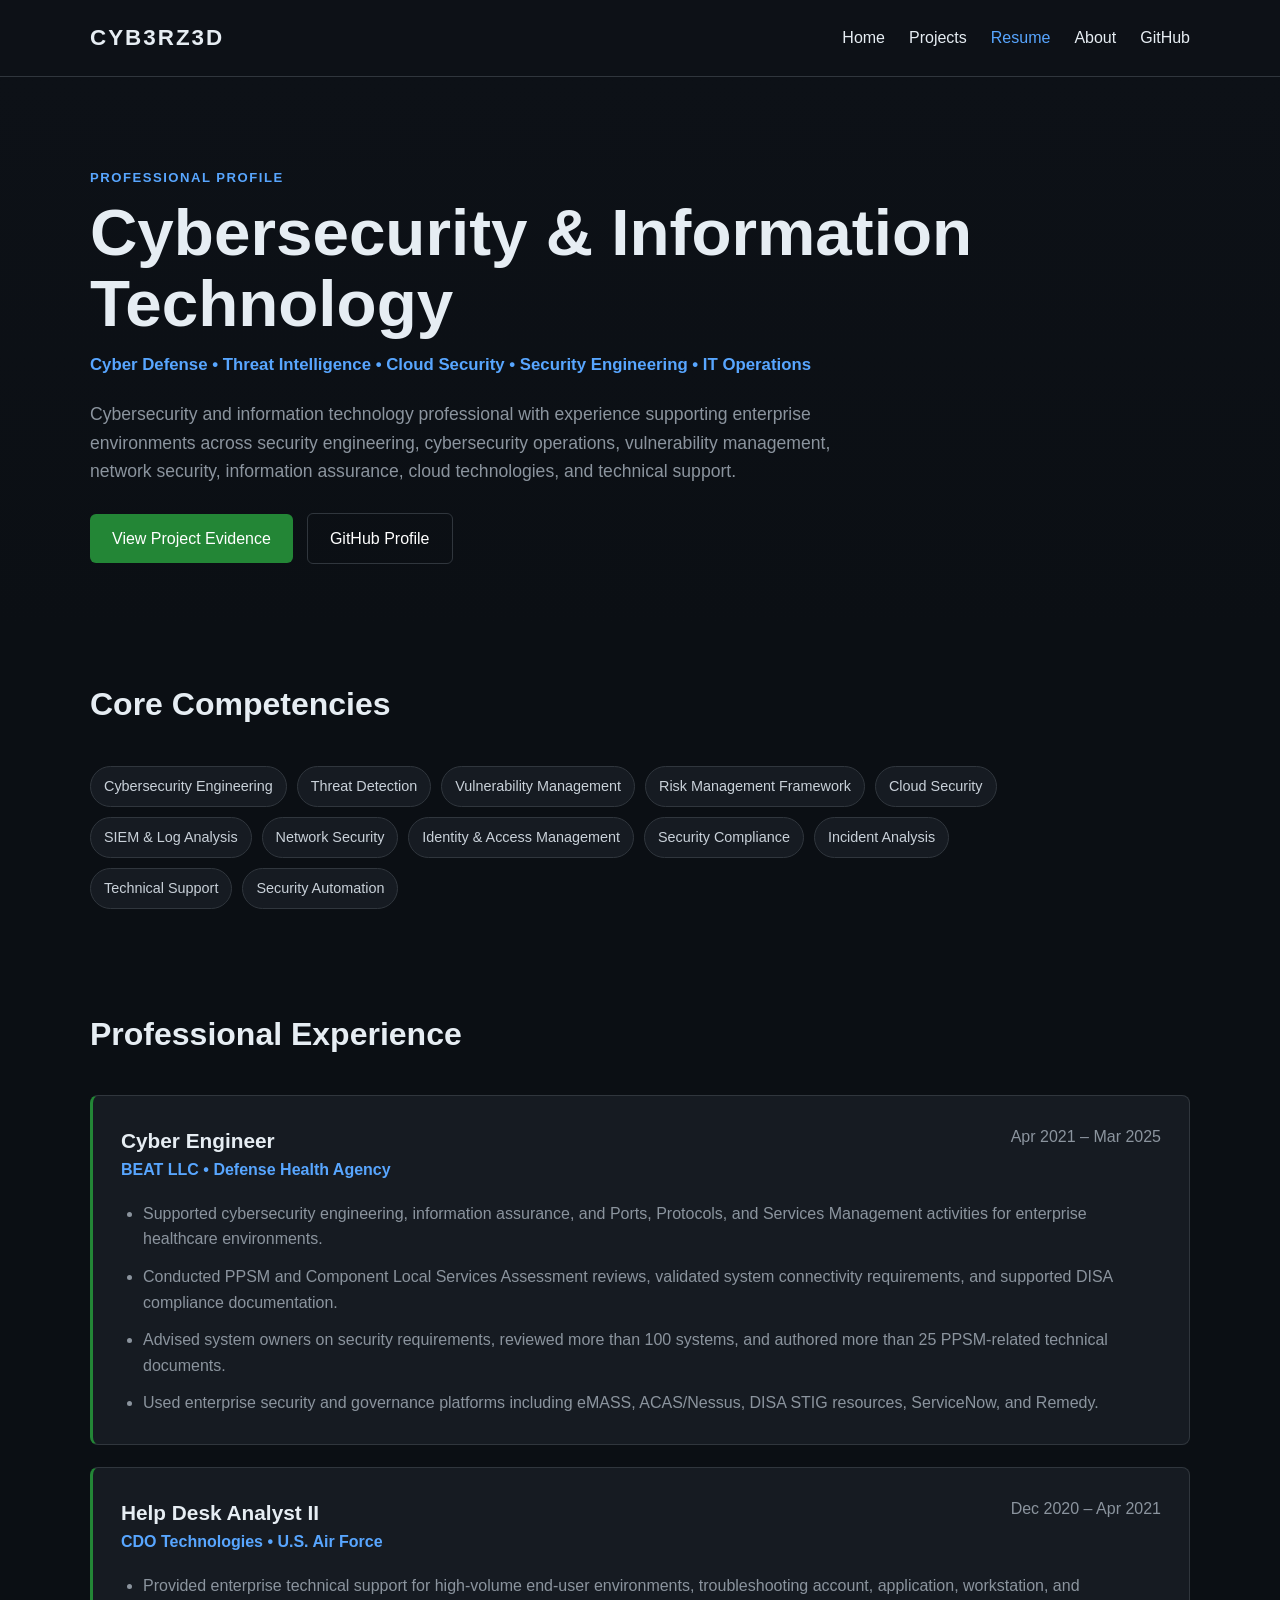
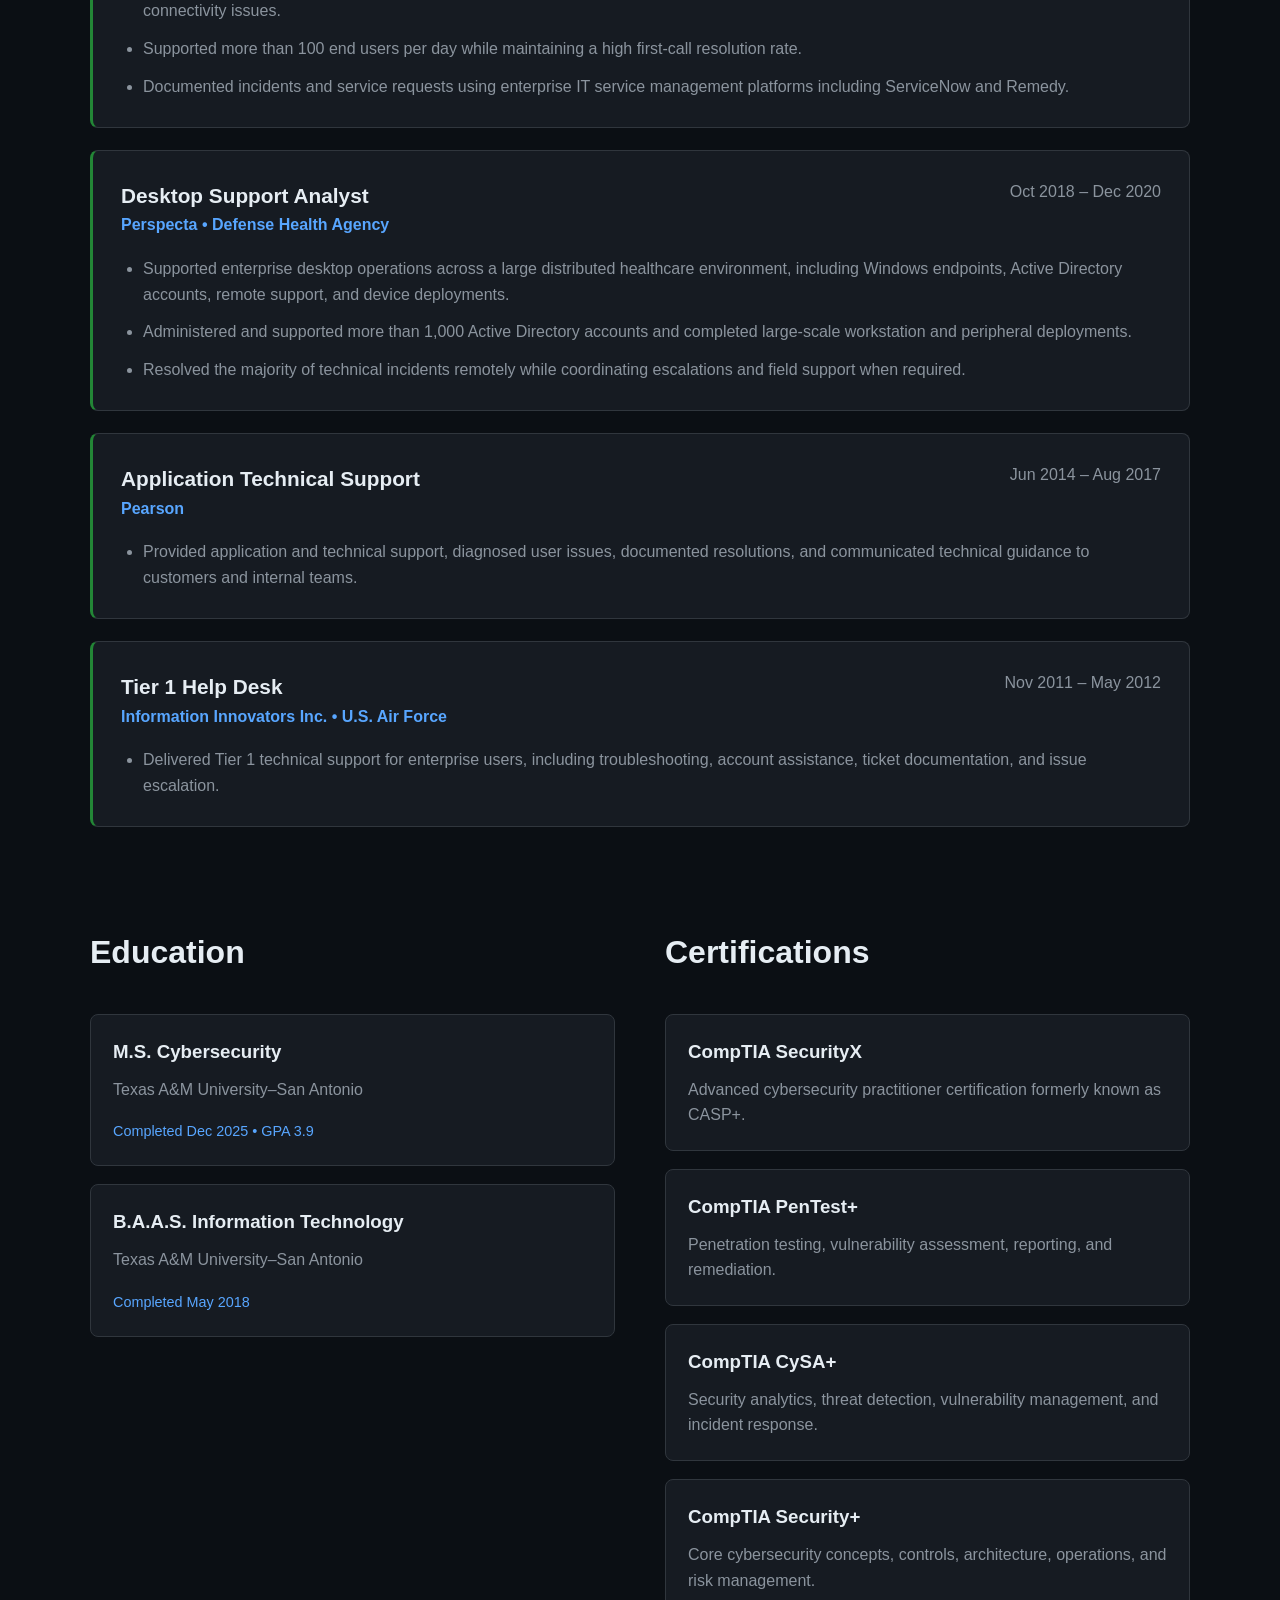
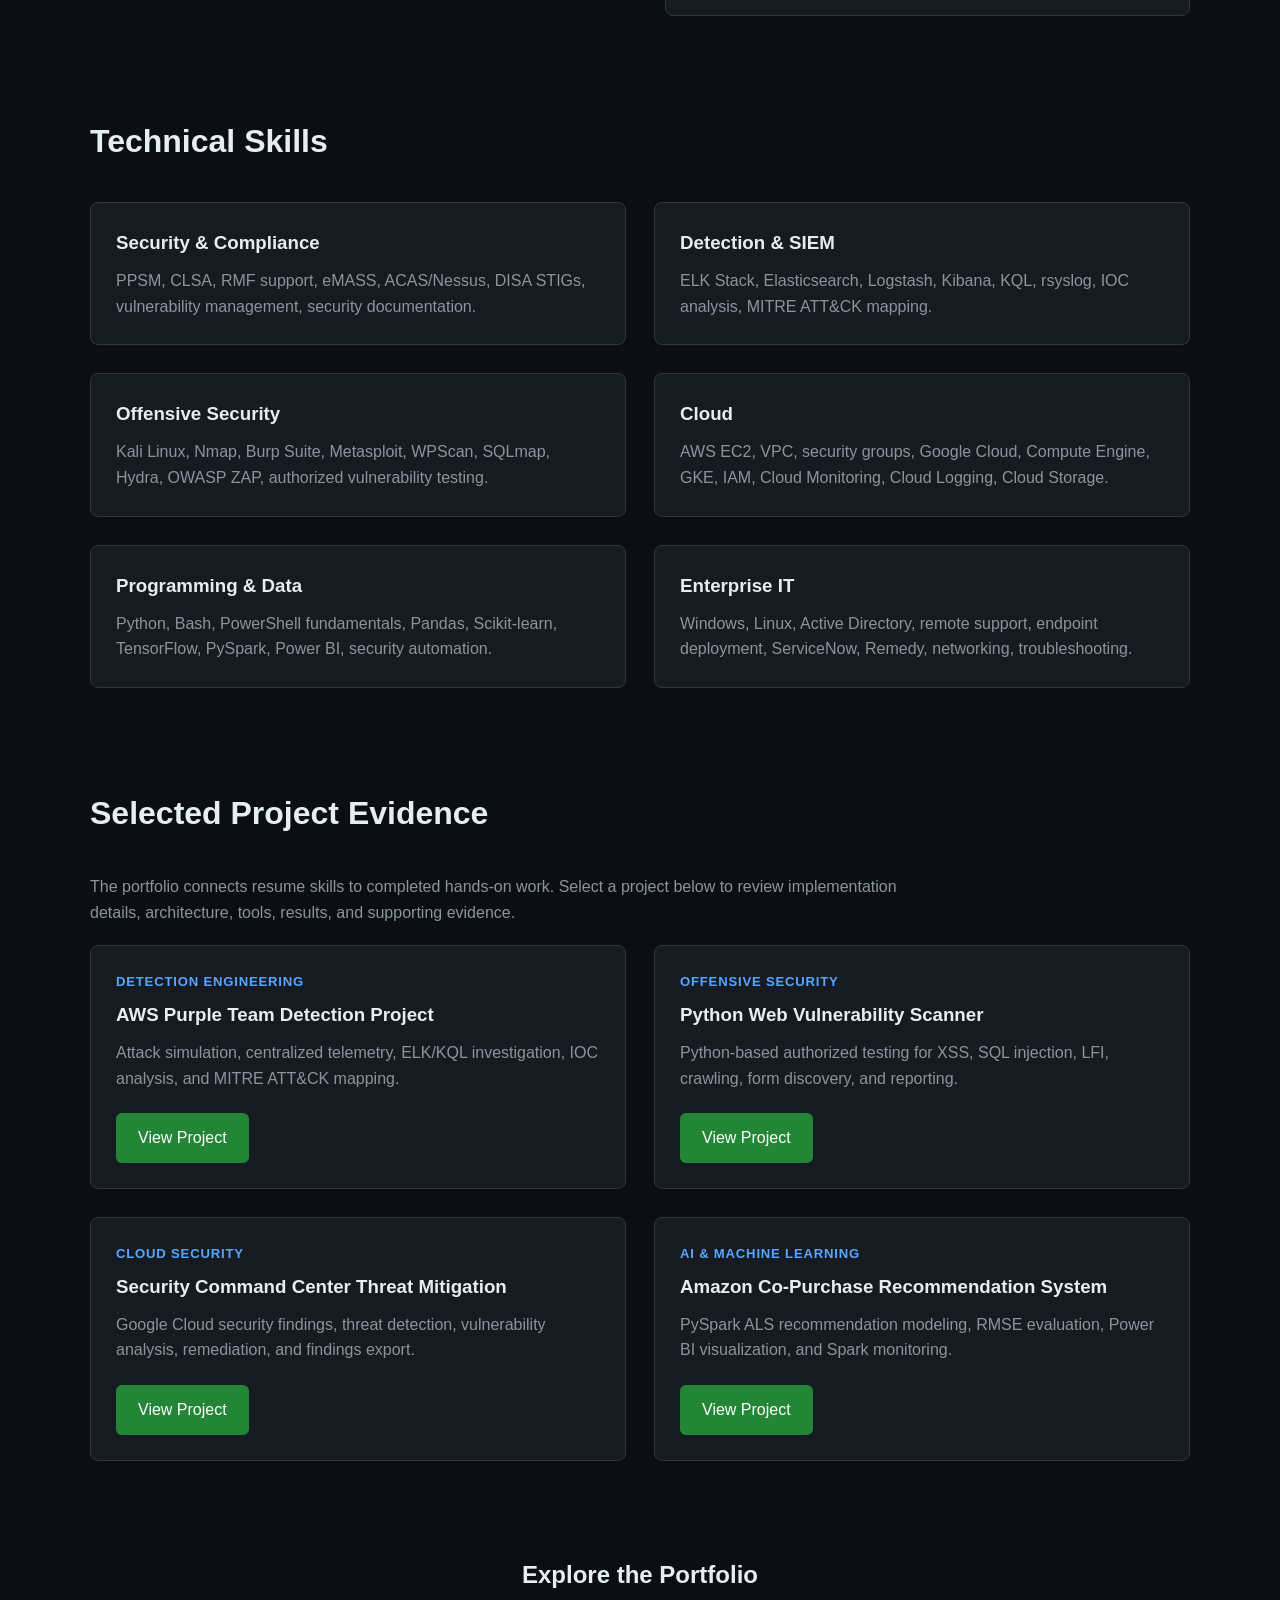
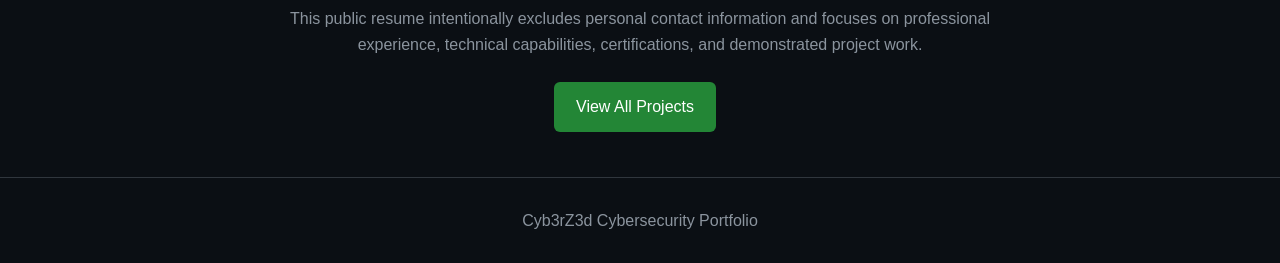
<file: resume.html>
<!DOCTYPE html>
<html lang="en">

<head>
    <meta charset="UTF-8">
    <meta name="viewport" content="width=device-width, initial-scale=1.0">
    <meta name="description" content="Public cybersecurity and information technology resume for Cyb3rZ3d, highlighting security engineering, cloud security, threat detection, IT operations, certifications, and hands-on projects.">
    <title>Resume | Cyb3rZ3d</title>
    <link rel="stylesheet" href="css/style.css">
</head>

<body>
<header>
    <div class="container">
        <nav>
            <div class="logo"><a href="index.html">CYB3RZ3D</a></div>
            <ul>
                <li><a href="index.html">Home</a></li>
                <li><a href="projects.html">Projects</a></li>
                <li><a href="resume.html" aria-current="page">Resume</a></li>
                <li><a href="index.html#about">About</a></li>
                <li><a href="https://github.com/Cyb3rZ3d">GitHub</a></li>
            </ul>
        </nav>
    </div>
</header>

<main>
<section class="resume-hero">
    <div class="container">
        <p class="eyebrow">Professional Profile</p>
        <h1>Cybersecurity &amp; Information Technology</h1>
        <p class="resume-tagline">Cyber Defense • Threat Intelligence • Cloud Security • Security Engineering • IT Operations</p>
        <p class="page-intro">
            Cybersecurity and information technology professional with experience supporting enterprise environments across security engineering, cybersecurity operations, vulnerability management, network security, information assurance, cloud technologies, and technical support.
        </p>
        <div class="project-actions">
            <a class="button" href="projects.html">View Project Evidence</a>
            <a class="button secondary" href="https://github.com/Cyb3rZ3d">GitHub Profile</a>
        </div>
    </div>
</section>

<section class="resume-section">
    <div class="container">
        <h2 class="section-title">Core Competencies</h2>
        <div class="tag-list resume-tags">
            <span>Cybersecurity Engineering</span>
            <span>Threat Detection</span>
            <span>Vulnerability Management</span>
            <span>Risk Management Framework</span>
            <span>Cloud Security</span>
            <span>SIEM &amp; Log Analysis</span>
            <span>Network Security</span>
            <span>Identity &amp; Access Management</span>
            <span>Security Compliance</span>
            <span>Incident Analysis</span>
            <span>Technical Support</span>
            <span>Security Automation</span>
        </div>
    </div>
</section>

<section class="resume-section">
    <div class="container">
        <h2 class="section-title">Professional Experience</h2>
        <div class="resume-timeline">
            <article class="resume-entry">
                <div class="resume-entry-heading">
                    <div>
                        <h3>Cyber Engineer</h3>
                        <p class="resume-organization">BEAT LLC • Defense Health Agency</p>
                    </div>
                    <p class="resume-date">Apr 2021 – Mar 2025</p>
                </div>
                <ul class="detail-list">
                    <li>Supported cybersecurity engineering, information assurance, and Ports, Protocols, and Services Management activities for enterprise healthcare environments.</li>
                    <li>Conducted PPSM and Component Local Services Assessment reviews, validated system connectivity requirements, and supported DISA compliance documentation.</li>
                    <li>Advised system owners on security requirements, reviewed more than 100 systems, and authored more than 25 PPSM-related technical documents.</li>
                    <li>Used enterprise security and governance platforms including eMASS, ACAS/Nessus, DISA STIG resources, ServiceNow, and Remedy.</li>
                </ul>
            </article>

            <article class="resume-entry">
                <div class="resume-entry-heading">
                    <div>
                        <h3>Help Desk Analyst II</h3>
                        <p class="resume-organization">CDO Technologies • U.S. Air Force</p>
                    </div>
                    <p class="resume-date">Dec 2020 – Apr 2021</p>
                </div>
                <ul class="detail-list">
                    <li>Provided enterprise technical support for high-volume end-user environments, troubleshooting account, application, workstation, and connectivity issues.</li>
                    <li>Supported more than 100 end users per day while maintaining a high first-call resolution rate.</li>
                    <li>Documented incidents and service requests using enterprise IT service management platforms including ServiceNow and Remedy.</li>
                </ul>
            </article>

            <article class="resume-entry">
                <div class="resume-entry-heading">
                    <div>
                        <h3>Desktop Support Analyst</h3>
                        <p class="resume-organization">Perspecta • Defense Health Agency</p>
                    </div>
                    <p class="resume-date">Oct 2018 – Dec 2020</p>
                </div>
                <ul class="detail-list">
                    <li>Supported enterprise desktop operations across a large distributed healthcare environment, including Windows endpoints, Active Directory accounts, remote support, and device deployments.</li>
                    <li>Administered and supported more than 1,000 Active Directory accounts and completed large-scale workstation and peripheral deployments.</li>
                    <li>Resolved the majority of technical incidents remotely while coordinating escalations and field support when required.</li>
                </ul>
            </article>

            <article class="resume-entry">
                <div class="resume-entry-heading">
                    <div>
                        <h3>Application Technical Support</h3>
                        <p class="resume-organization">Pearson</p>
                    </div>
                    <p class="resume-date">Jun 2014 – Aug 2017</p>
                </div>
                <ul class="detail-list">
                    <li>Provided application and technical support, diagnosed user issues, documented resolutions, and communicated technical guidance to customers and internal teams.</li>
                </ul>
            </article>

            <article class="resume-entry">
                <div class="resume-entry-heading">
                    <div>
                        <h3>Tier 1 Help Desk</h3>
                        <p class="resume-organization">Information Innovators Inc. • U.S. Air Force</p>
                    </div>
                    <p class="resume-date">Nov 2011 – May 2012</p>
                </div>
                <ul class="detail-list">
                    <li>Delivered Tier 1 technical support for enterprise users, including troubleshooting, account assistance, ticket documentation, and issue escalation.</li>
                </ul>
            </article>
        </div>
    </div>
</section>

<section class="resume-section">
    <div class="container two-column resume-columns">
        <div>
            <h2 class="section-title">Education</h2>
            <div class="resume-stack">
                <article class="card">
                    <h3>M.S. Cybersecurity</h3>
                    <p>Texas A&amp;M University–San Antonio</p>
                    <p class="project-tech">Completed Dec 2025 • GPA 3.9</p>
                </article>
                <article class="card">
                    <h3>B.A.A.S. Information Technology</h3>
                    <p>Texas A&amp;M University–San Antonio</p>
                    <p class="project-tech">Completed May 2018</p>
                </article>
            </div>
        </div>

        <div>
            <h2 class="section-title">Certifications</h2>
            <div class="resume-stack">
                <article class="card"><h3>CompTIA SecurityX</h3><p>Advanced cybersecurity practitioner certification formerly known as CASP+.</p></article>
                <article class="card"><h3>CompTIA PenTest+</h3><p>Penetration testing, vulnerability assessment, reporting, and remediation.</p></article>
                <article class="card"><h3>CompTIA CySA+</h3><p>Security analytics, threat detection, vulnerability management, and incident response.</p></article>
                <article class="card"><h3>CompTIA Security+</h3><p>Core cybersecurity concepts, controls, architecture, operations, and risk management.</p></article>
            </div>
        </div>
    </div>
</section>

<section class="resume-section">
    <div class="container">
        <h2 class="section-title">Technical Skills</h2>
        <div class="project-grid resume-skill-grid">
            <article class="card"><h3>Security &amp; Compliance</h3><p>PPSM, CLSA, RMF support, eMASS, ACAS/Nessus, DISA STIGs, vulnerability management, security documentation.</p></article>
            <article class="card"><h3>Detection &amp; SIEM</h3><p>ELK Stack, Elasticsearch, Logstash, Kibana, KQL, rsyslog, IOC analysis, MITRE ATT&amp;CK mapping.</p></article>
            <article class="card"><h3>Offensive Security</h3><p>Kali Linux, Nmap, Burp Suite, Metasploit, WPScan, SQLmap, Hydra, OWASP ZAP, authorized vulnerability testing.</p></article>
            <article class="card"><h3>Cloud</h3><p>AWS EC2, VPC, security groups, Google Cloud, Compute Engine, GKE, IAM, Cloud Monitoring, Cloud Logging, Cloud Storage.</p></article>
            <article class="card"><h3>Programming &amp; Data</h3><p>Python, Bash, PowerShell fundamentals, Pandas, Scikit-learn, TensorFlow, PySpark, Power BI, security automation.</p></article>
            <article class="card"><h3>Enterprise IT</h3><p>Windows, Linux, Active Directory, remote support, endpoint deployment, ServiceNow, Remedy, networking, troubleshooting.</p></article>
        </div>
    </div>
</section>

<section class="resume-section">
    <div class="container">
        <h2 class="section-title">Selected Project Evidence</h2>
        <p class="section-intro">The portfolio connects resume skills to completed hands-on work. Select a project below to review implementation details, architecture, tools, results, and supporting evidence.</p>
        <div class="project-grid">
            <article class="card"><p class="project-topic">Detection Engineering</p><h3>AWS Purple Team Detection Project</h3><p>Attack simulation, centralized telemetry, ELK/KQL investigation, IOC analysis, and MITRE ATT&amp;CK mapping.</p><div class="project-actions"><a class="button" href="aws-purple-team-detection.html">View Project</a></div></article>
            <article class="card"><p class="project-topic">Offensive Security</p><h3>Python Web Vulnerability Scanner</h3><p>Python-based authorized testing for XSS, SQL injection, LFI, crawling, form discovery, and reporting.</p><div class="project-actions"><a class="button" href="python-web-vulnerability-scanner.html">View Project</a></div></article>
            <article class="card"><p class="project-topic">Cloud Security</p><h3>Security Command Center Threat Mitigation</h3><p>Google Cloud security findings, threat detection, vulnerability analysis, remediation, and findings export.</p><div class="project-actions"><a class="button" href="google-cloud-security-command-center.html">View Project</a></div></article>
            <article class="card"><p class="project-topic">AI &amp; Machine Learning</p><h3>Amazon Co-Purchase Recommendation System</h3><p>PySpark ALS recommendation modeling, RMSE evaluation, Power BI visualization, and Spark monitoring.</p><div class="project-actions"><a class="button" href="amazon-co-purchase-recommendation.html">View Project</a></div></article>
        </div>
    </div>
</section>

<section class="project-section project-cta">
    <div class="container">
        <h2>Explore the Portfolio</h2>
        <p>This public resume intentionally excludes personal contact information and focuses on professional experience, technical capabilities, certifications, and demonstrated project work.</p>
        <a class="button" href="projects.html">View All Projects</a>
    </div>
</section>
</main>

<footer>
    <div class="container"><p>Cyb3rZ3d Cybersecurity Portfolio</p></div>
</footer>
</body>
</html>
</file>
<file: css/style.css>
* { margin: 0; padding: 0; box-sizing: border-box; }
body { font-family: Arial, Helvetica, sans-serif; background: #0b0f14; color: #e6edf3; line-height: 1.6; }
.container { width: 90%; max-width: 1100px; margin: 0 auto; }
header { background: #0d1117; border-bottom: 1px solid #30363d; padding: 20px 0; }
nav { display: flex; justify-content: space-between; align-items: center; }
.logo { font-size: 1.4rem; font-weight: bold; letter-spacing: 2px; }
nav ul { list-style: none; display: flex; gap: 24px; }
nav a { color: #e6edf3; text-decoration: none; }
nav a:hover, nav a[aria-current="page"] { color: #58a6ff; }
.hero { min-height: 70vh; display: flex; align-items: center; }
.hero h1 { font-size: 3rem; margin-bottom: 15px; }
.hero h2 { font-size: 1.4rem; color: #58a6ff; margin-bottom: 20px; }
.hero p { max-width: 700px; color: #8b949e; margin-bottom: 30px; }
.button { display: inline-block; background: #238636; color: white; padding: 12px 22px; margin-right: 10px; border-radius: 6px; text-decoration: none; }
.button.secondary { background: transparent; border: 1px solid #30363d; }
section { padding: 70px 0; }
.section-title { margin-bottom: 35px; font-size: 2rem; }
.grid { display: grid; grid-template-columns: repeat(3, 1fr); gap: 20px; }
.card { background: #161b22; border: 1px solid #30363d; border-radius: 8px; padding: 25px; }
.card h3 { margin-bottom: 10px; }
.card p { color: #8b949e; }
footer { border-top: 1px solid #30363d; padding: 30px 0; text-align: center; color: #8b949e; }
.project-grid { display: grid; grid-template-columns: repeat(2, minmax(0, 1fr)); gap: 28px; align-items: stretch; }
.home-project-grid .card { display: flex; min-height: 100%; flex-direction: column; }
.home-project-grid .project-actions { margin-top: auto; padding-top: 22px; }
.topic-group { display: flex; padding: 0; flex-direction: column; }
.topic-group .grid { flex: 1; grid-template-columns: 1fr; }
.topic-group .card { height: 100%; }
.topic-title { margin-bottom: 16px; color: #58a6ff; font-size: 1.15rem; }
.logo a { color: #e6edf3; text-decoration: none; }
.page-intro { max-width: 800px; color: #8b949e; font-size: 1.1rem; }
.project-status { display: inline-block; font-size: 0.75rem; text-transform: uppercase; letter-spacing: 1px; margin-bottom: 12px; color: #58a6ff; }
.project-course { margin: 4px 0 12px; color: #c9d1d9 !important; font-size: 0.9rem; font-weight: bold; }
.project-tech { margin-top: 18px; font-size: 0.9rem; color: #58a6ff !important; }
.project-topic { margin-bottom: 8px; color: #58a6ff !important; font-size: 0.82rem; font-weight: bold; letter-spacing: 0.8px; text-transform: uppercase; }
.card .project-actions { margin-top: 22px; }
.project-actions { display: flex; align-items: center; flex-wrap: wrap; gap: 14px; }
.project-actions .button { margin-right: 0; }
.project-actions-center { justify-content: center; }
.text-link { color: #58a6ff; text-decoration: none; font-weight: bold; }
.text-link:hover { text-decoration: underline; }
.project-hero { padding: 90px 0 60px; background: linear-gradient(180deg, #0d1117 0%, #0b0f14 100%); }
.project-hero h1 { max-width: 850px; margin: 10px 0 20px; font-size: clamp(2.4rem, 6vw, 4.2rem); line-height: 1.08; }
.project-hero .project-course { margin-top: -8px; margin-bottom: 18px; color: #58a6ff !important; font-size: 1rem; }
.eyebrow { color: #58a6ff; font-size: 0.82rem; font-weight: bold; letter-spacing: 1.5px; text-transform: uppercase; }
.project-lead { max-width: 820px; margin-bottom: 30px; color: #8b949e; font-size: 1.15rem; }
.project-section { padding: 45px 0; }
.project-summary-grid { display: grid; grid-template-columns: repeat(3, 1fr); gap: 20px; }
.project-summary-grid h2 { margin-bottom: 12px; font-size: 1.25rem; }
.section-intro, .evidence-note { max-width: 850px; margin-bottom: 20px; color: #8b949e; }
.results-table-wrap { overflow-x: auto; border: 1px solid #30363d; border-radius: 8px; }
.results-table { width: 100%; border-collapse: collapse; background: #161b22; }
.results-table th, .results-table td { padding: 16px 18px; border-bottom: 1px solid #30363d; text-align: left; }
.results-table th { color: #58a6ff; }
.results-table tbody tr:last-child td { border-bottom: 0; }
.evidence-note { margin-top: 18px; }
.evidence-grid { display: grid; grid-template-columns: repeat(2, minmax(0, 1fr)); gap: 20px; }
.evidence-grid figure { overflow: hidden; margin: 0; border: 1px solid #30363d; border-radius: 8px; background: #161b22; }
.evidence-grid img { display: block; width: 100%; height: 340px; object-fit: contain; background: #ffffff; }
.evidence-grid figcaption { padding: 14px 16px; color: #8b949e; }
.architecture-flow { display: grid; grid-template-columns: 1fr auto 1fr auto 1fr auto 1fr; align-items: stretch; gap: 12px; }
.flow-node { display: flex; min-height: 145px; padding: 22px; border: 1px solid #30363d; border-radius: 8px; background: #161b22; flex-direction: column; justify-content: center; }
.flow-node span { color: #58a6ff; font-size: 0.75rem; font-weight: bold; letter-spacing: 1px; text-transform: uppercase; }
.flow-node strong { margin: 7px 0; }
.flow-node small { color: #8b949e; }
.flow-arrow { display: flex; align-items: center; color: #58a6ff; font-size: 1.5rem; }
.workflow-list { display: grid; list-style: none; counter-reset: workflow; gap: 16px; }
.workflow-list li { display: grid; grid-template-columns: minmax(170px, 0.35fr) 1fr; gap: 20px; padding: 20px; border-left: 3px solid #238636; background: #161b22; counter-increment: workflow; }
.workflow-list strong::before { content: "0" counter(workflow) " "; margin-right: 8px; color: #58a6ff; }
.workflow-list span { color: #8b949e; }
.two-column { display: grid; grid-template-columns: 1fr 1fr; gap: 50px; }
.detail-list { display: grid; padding-left: 22px; color: #8b949e; gap: 12px; }
.technique-list { display: grid; gap: 12px; }
.technique-list div { display: grid; grid-template-columns: 80px 1fr; gap: 15px; padding: 17px; border: 1px solid #30363d; border-radius: 6px; background: #161b22; }
.technique-list strong { color: #58a6ff; }
.technique-list span { color: #8b949e; }
.tag-list { display: flex; flex-wrap: wrap; gap: 10px; }
.tag-list span { padding: 8px 13px; border: 1px solid #30363d; border-radius: 999px; background: #161b22; color: #c9d1d9; font-size: 0.9rem; }
.project-cta { text-align: center; }
.project-cta p { max-width: 700px; margin: 12px auto 25px; color: #8b949e; }
.resume-hero { padding: 90px 0 65px; background: linear-gradient(180deg, #0d1117 0%, #0b0f14 100%); }
.resume-hero h1 { max-width: 900px; margin: 10px 0 12px; font-size: clamp(2.5rem, 6vw, 4.1rem); line-height: 1.08; }
.resume-tagline { margin-bottom: 22px; color: #58a6ff; font-size: 1.05rem; font-weight: bold; }
.resume-hero .page-intro { margin-bottom: 28px; }
.resume-section { padding: 50px 0; }
.resume-tags { max-width: 950px; }
.resume-timeline { display: grid; gap: 22px; }
.resume-entry { padding: 28px; border: 1px solid #30363d; border-left: 3px solid #238636; border-radius: 8px; background: #161b22; }
.resume-entry-heading { display: flex; justify-content: space-between; gap: 25px; margin-bottom: 18px; }
.resume-entry-heading h3 { font-size: 1.3rem; }
.resume-organization { color: #58a6ff; font-weight: bold; }
.resume-date { color: #8b949e; white-space: nowrap; }
.resume-stack { display: grid; gap: 18px; }
.resume-stack .card { padding: 22px; }
.resume-columns { align-items: start; }
.resume-skill-grid .card { min-height: 100%; }
@media (max-width: 900px) { .project-summary-grid, .two-column, .evidence-grid { grid-template-columns: 1fr; } .architecture-flow { grid-template-columns: 1fr; } .flow-arrow { justify-content: center; transform: rotate(90deg); } .resume-entry-heading { flex-direction: column; gap: 5px; } }
@media (max-width: 768px) { nav { flex-direction: column; gap: 15px; } nav ul { flex-wrap: wrap; justify-content: center; } .grid, .project-grid { grid-template-columns: 1fr; } .hero h1 { font-size: 2.2rem; } }
@media (max-width: 600px) { .workflow-list li { grid-template-columns: 1fr; gap: 8px; } .project-actions { align-items: flex-start; flex-direction: column; } }
</file>
